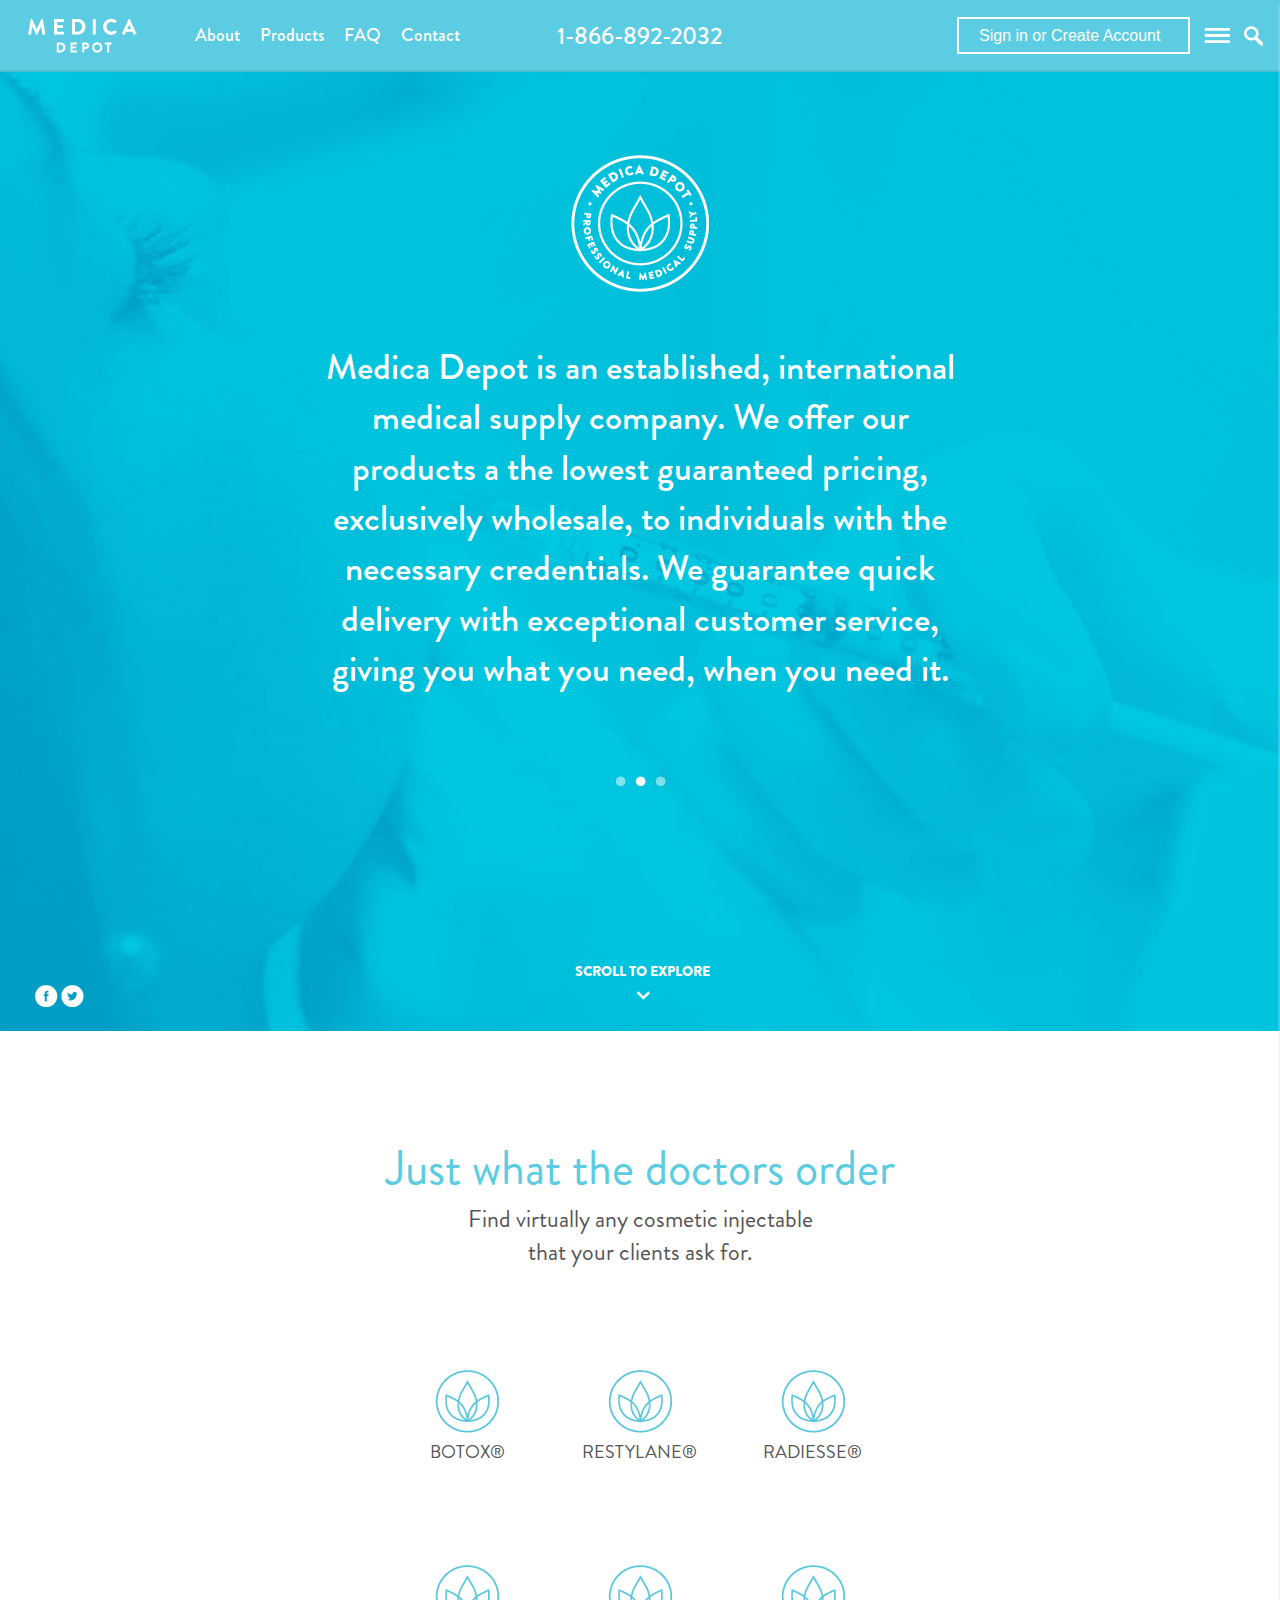
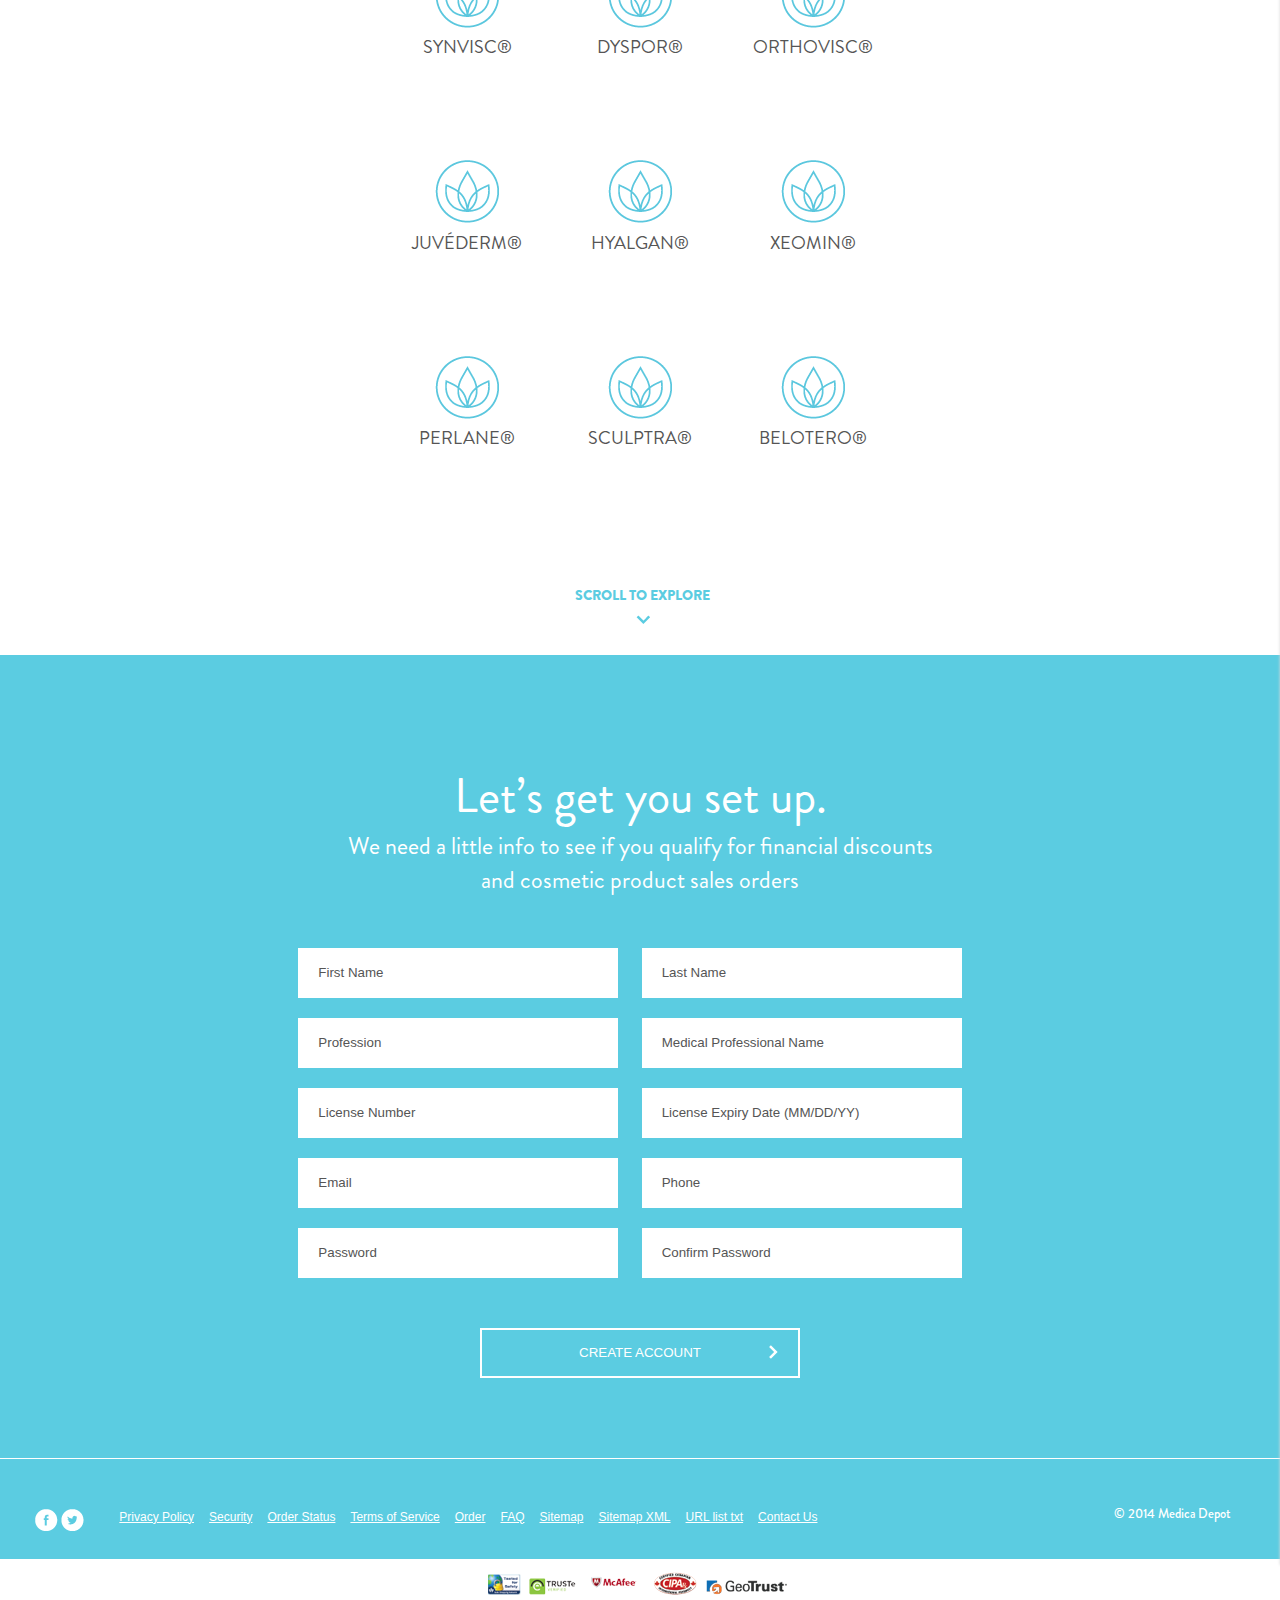
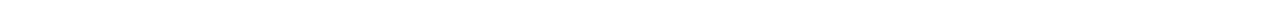
<file: index.html>
<!doctype html>
<html>
<head>
	<meta charset="utf-8">
	<title>Template</title>
	<meta name="viewport" content="initial-scale=1"/>
	<link rel="stylesheet" media="screen" href="css/screen.css" >
	<!--[if IE]><script src="js/html5shiv.js"></script><![endif]-->
</head>
<body>

<!-- BEGIN  out-->
<div class="out">
	<header>
		<div class="header__left">
			<div class="header__logo">
				<a href="#"><img src="img/logo.png" alt="Medica"></a>		
			</div>
			<nav class="header__menu">
				<ul>
					<li><a href="#">About</a></li>
					<li><a href="#">Products</a></li>
					<li><a href="#">FAQ</a></li>
					<li><a href="#">Contact</a></li>
				</ul>
			</nav>
		</div>
		<div class="header__phone">1-866-892-2032</div>
		<div class="header__right">
			<div class="header__auth">
				<button type="button">Sign in or Create Account</button>
				<i class="auth__menu"></i>
				<i class="header__auth search"></i>
			</div>
		</div>
	</header>
	<div class="header__sidebar">
		<div class="header__toggle">
			<i class="mactive"></i>
			<i class="close"></i>
		</div>
					<ul>
						<li><a href="#">About Us</a></li>
						<li><a href="#">Search Products</a></li>
						<li><a href="#">Products</a></li>
						<li><a href="#">FAQ</a></li>
						<li><a href="#">Contact Us</a></li>
						<li><a href="#">My Account</a></li>
					</ul>
					<p>1-866-892-2032<br><a href="mailto:info@medicadepot.com">info@medicadepot.com</a></p>
	</div>	
	<!--FIRST SECTION-->
	<section class="home">		
			<div class="home__text">
				<img src="img/home_i.png" alt="Medica">
				<p>Medica Depot is an established, international medical supply company. We offer our products a the lowest guaranteed pricing, exclusively wholesale, to individuals with the necessary credentials. We guarantee quick delivery with exceptional customer service, giving you what you need, when you need it.</p>
				<div class="home__pagination">
					<a class="control" rel="0"></a>
					<a class="control active" rel="1"></a>
					<a class="control" rel="2"></a>
				</div>
			</div>
			
			<div class="home__social">
				<a href="https://www.facebook.com/"><img src="img/fb.png" alt="facebook"></a>
				<a href="https://twitter.com/" ><img src="img/twitter.png" alt="twitter"></a>
			</div>
			<div class="home__scroll">
				<a href="#">Scroll to explore</a>
			</div>		
	</section>
	<!--SECOND SECTION-->
	<section class="brands">		
			<div class="brands__text">
				<p class="title">Just what the doctors order</p>
				<p>Find virtually any cosmetic injectable<br> that your clients ask for.</p>
			<div class="brands__table">
					<div class="bl">
						<a href="#"><img src="img/brand_i.png" alt="Botox">
						<span>Botox®</span></a>
					</div>
					<div class="bl">
						<a href="#"><img src="img/brand_i.png" alt="Botox">
						<span>Restylane®</span></a>
					</div>
					<div class="bl">
						<a href="#"><img src="img/brand_i.png" alt="Botox">
						<span>Radiesse®</span></a>
					</div>
					<div class="bl">
						<a href="#"><img src="img/brand_i.png" alt="Botox">
						<span>Synvisc®</span></a>
					</div>
					<div class="bl">
						<a href="#"><img src="img/brand_i.png" alt="Botox">
						<span>Dyspor®</span></a>
					</div>
					<div class="bl">
						<a href="#"><img src="img/brand_i.png" alt="Botox">
						<span>Orthovisc®</span></a>
					</div>
					<div class="bl">
						<a href="#"><img src="img/brand_i.png" alt="Botox">
						<span>JUVÉDERM®</span></a>
					</div>
					<div class="bl">
						<a href="#"><img src="img/brand_i.png" alt="Botox">
						<span>Hyalgan®</span></a>
					</div>
					<div class="bl">
						<a href="#"><img src="img/brand_i.png" alt="Botox">
						<span>Xeomin®</span></a>
					</div>
					<div class="bl">
						<a href="#"><img src="img/brand_i.png" alt="Botox">
						<span>Perlane®</span></a>
					</div>
					<div class="bl">
						<a href="#"><img src="img/brand_i.png" alt="Botox">
						<span>Sculptra®</span></a>
					</div>
					<div class="bl">
						<a href="#"><img src="img/brand_i.png" alt="Botox">
						<span>Belotero®</span></a>
					</div>				
			</div>				
			</div>	
			<div class="brands__scroll">
				<a href="#">Scroll to explore</a>
			</div>			
	</section>
	<!--THIRD SECTION-->
	<section class="account">		
			<div class="account__text">
				<p class="title">Let’s get you set up.</p>
				<p>We need a little info to see if you qualify for financial discounts <br> and cosmetic product sales orders</p>			
			</div>	
			<div class="account__fieldset">
				<form>	
					<div class="row">
						<input type="text" placeholder="First Name">
						<input type="text" placeholder="Last Name">
					</div>
					<div class="row">	
						<input type="text" placeholder="Profession">
						<input type="text" placeholder="Medical Professional Name">
					</div>
					<div class="row">	
						<input type="text" placeholder="License Number">
						<input type="text" placeholder="License Expiry Date (MM/DD/YY)">
					</div>
					<div class="row">	
						<input type="text" placeholder="Email">
						<input type="text" placeholder="Phone">
					</div>
					<div class="row">	
						<input type="password" placeholder="Password">
						<input type="password" placeholder="Confirm Password">
					</div>
					<button type="submit" class="account__create">
						Create Account
					</button>
				</form>	
			</div>			
	</section>
<!--FOOTER-->	
	<footer>
			<div class="footer__common">
				<div class="footer__social">
					<a href="https://www.facebook.com/"><img src="img/fb.png" alt="facebook"></a>
					<a href="https://twitter.com/" ><img src="img/twitter.png" alt="twitter"></a>
				</div>
				<nav class="footer__menu">
					<ul>
						<li><a href="#">Privacy Policy</a></li>
						<li><a href="#">Security</a></li>
						<li><a href="#">Order Status</a></li>
						<li><a href="#">Terms of Service</a></li>
						<li><a href="#">Order</a></li>
						<li><a href="#">FAQ</a></li>
						<li><a href="#">Sitemap</a></li>
						<li><a href="#">Sitemap XML</a></li>
						<li><a href="#">URL list txt</a></li>
						<li><a href="#">Contact Us</a></li>
					</ul>
				</nav>
				<div class="footer__copyright">© 2014 Medica Depot</div>
			</div>
		<div class="footer__badges">
			<a href="#"><img src="img/badge1.png" alt="Security Badge"></a>
			<a href="#"><img src="img/badge2.png" alt="Security Badge"></a>
			<a href="#"><img src="img/badge3.png" alt="Security Badge"></a>
			<a href="#"><img src="img/badge4.png" alt="Security Badge"></a>
			<a href="#"><img src="img/badge5.png" alt="Security Badge"></a>
		</div>
	</footer>
</div>
<!-- END out-->

<script src="js/lib/head.js" data-headjs-load="js/init.js"></script>
</body>
</html>
</file>
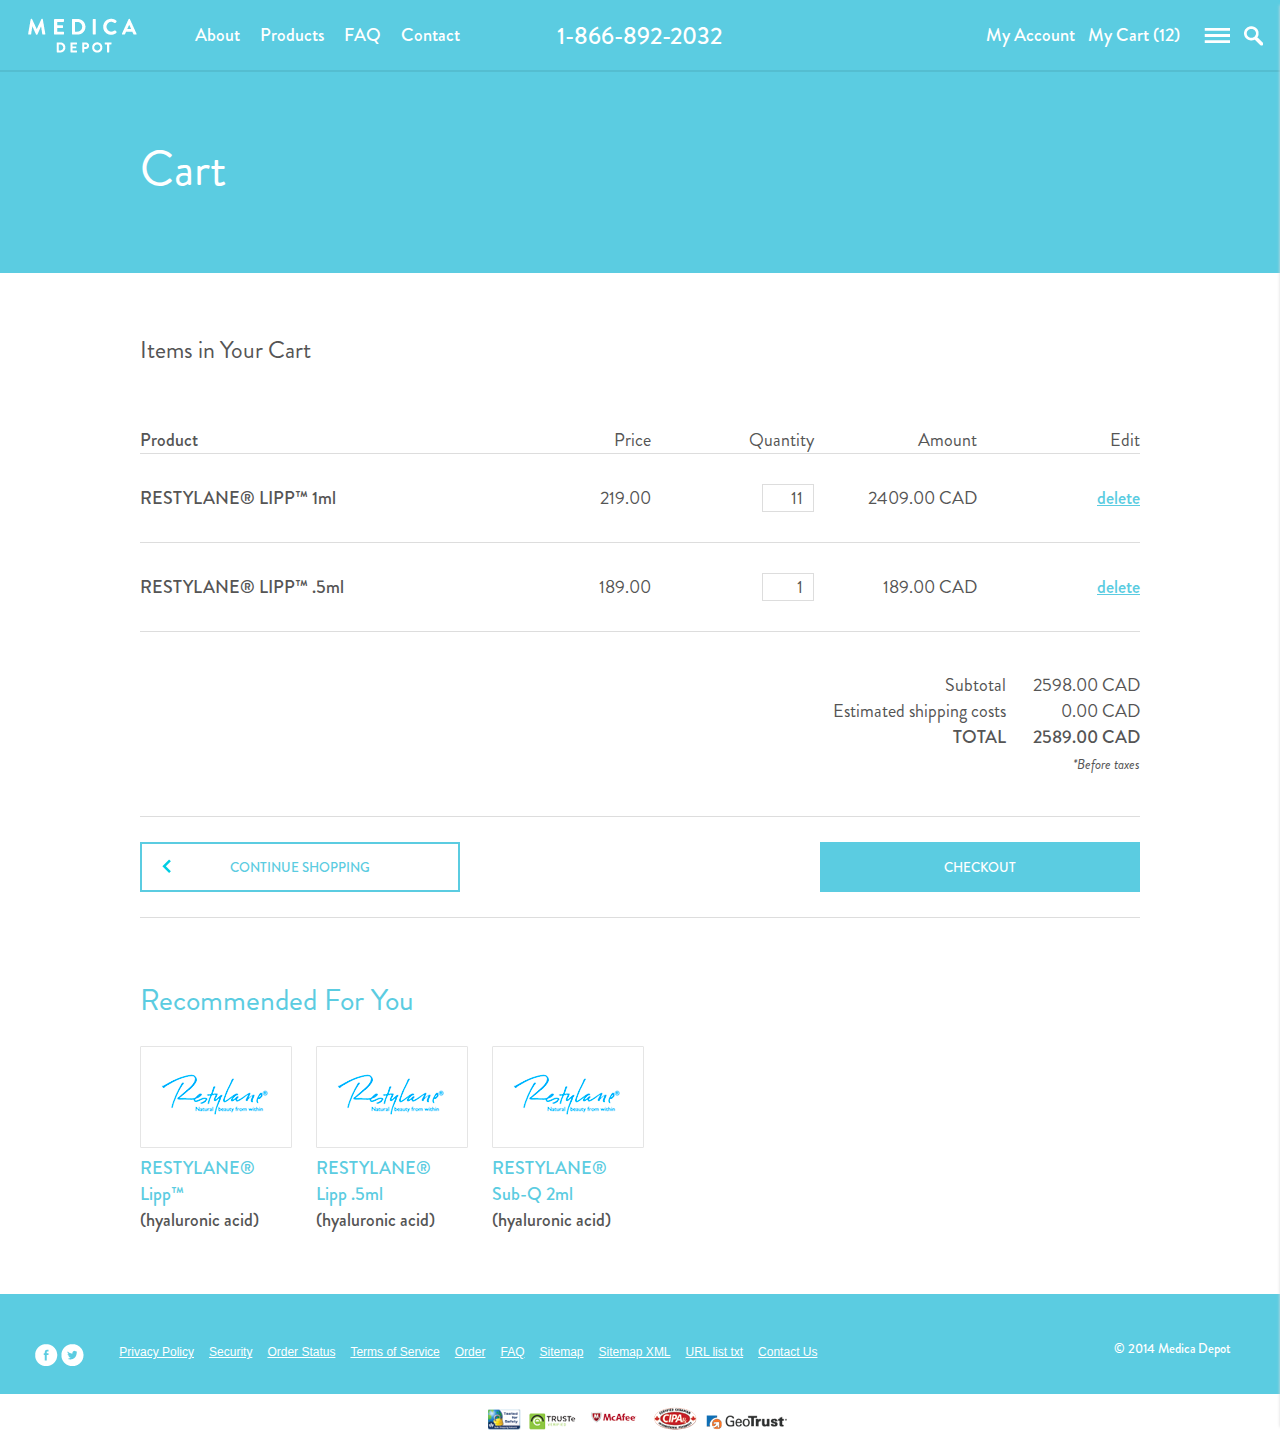
<file: cart.html>
<!doctype html>
<html>
<head>
	<meta charset="utf-8">
	<title>Template</title>
	<meta name="viewport" content="initial-scale=1"/>
	<link rel="stylesheet" media="screen" href="css/screen.css" >
	<!--[if IE]><script src="js/html5shiv.js"></script><![endif]-->
</head>
<body>

<!-- BEGIN  out-->
<div class="out">
	<header>
		<div class="header__left">
			<div class="header__logo">
				<a href="#"><img src="img/logo.png" alt="Medica"></a>		
			</div>
			<nav class="header__menu">
				<ul>
					<li><a href="#">About</a></li>
					<li><a href="#">Products</a></li>
					<li><a href="#">FAQ</a></li>
					<li><a href="#">Contact</a></li>
				</ul>
			</nav>
		</div>
		<div class="header__phone">1-866-892-2032</div>
		<div class="header__right">
			<div class="header__auth">
				<a href="#">My Account</a>
				<a href="#">My Cart (12)</a>
				<i class="auth__menu"></i>
				<i class="header__auth search"></i>
			</div>
		</div>
	</header>
	<div class="header__sidebar">
		<div class="header__toggle">
			<i class="mactive"></i>
			<i class="close"></i>
		</div>
					<ul>
						<li><a href="#">About Us</a></li>
						<li><a href="#">Search Products</a></li>
						<li><a href="#">Products</a></li>
						<li><a href="#">FAQ</a></li>
						<li><a href="#">Contact Us</a></li>
						<li><a href="#">My Account</a></li>
					</ul>
					<p>1-866-892-2032<br><a href="mailto:info@medicadepot.com">info@medicadepot.com</a></p>
	</div>	
	<!--FIRST SECTION-->
	<section class="checkout">		
			<div class="checkout__text">
				<p class="title">Cart</p>
			</div>		
	</section>
	<!--SECOND SECTION-->
	<section class="existing">	
		<div class="existing__billing cart">	
			<p class="title">Items in Your Cart</p>
			<table class="existing__product cart">
				<tr class="existing__first">
					<td class="product__name">Product</td>
					<td>Price</td>
					<td>Quantity</td>
					<td>Amount</td>
					<td>Edit</td>
				</tr>
				<tr>
					<td class="product__name">RESTYLANE® LIPP™ 1ml</td>
					<td>219.00</td>
					<td><span class="frame">11</span></td>
					<td>2409.00 CAD</td>
					<td><a href="#">delete</a></td>
				</tr>
				<tr>
					<td class="product__name">RESTYLANE® LIPP™ .5ml</td>
					<td>189.00</td>
					<td><span class="frame">1</span></td>
					<td>189.00 CAD</td>
					<td><a href="#">delete</a></td>
				</tr>
			</table>
			<div class="existing__total">
				<table>
					<tr>
						<td>Subtotal</td>
						<td>2598.00 CAD</td>
					</tr>
					<tr>
						<td>Estimated shipping costs</td>
						<td>0.00 CAD</td>
					</tr>
					<tr>
						<td class="medium">TOTAL</td>
						<td class="medium">2589.00 CAD</td>
					</tr>
					<tr>
						<td>&nbsp;</td>
						<td class="italic">*Before taxes</td>
					</tr>
				</table>
			</div>	
			<div class="existing__buttons">
				<button class="back">
					<i></i>
					<a href="#">Continue Shopping</a>
				</button>
				<button type="submit" class="complete"><a href="#">Checkout</a></button>
			</div>
		<div class="related">
			<p>Recommended For You</p>
			<div class="recommended">
				<a href="#">
					<img src="img/restylane.png" alt="Restylane">
					<span>RESTYLANE®</span>
					<span>Lipp™</span>
					<span class="acid">(hyaluronic acid)</span>
				</a>
			</div>
			<div class="recommended">
				<a href="#">
					<img src="img/restylane.png" alt="Restylane">
					<span>RESTYLANE®</span>
					<span>Lipp .5ml</span>
					<span class="acid">(hyaluronic acid)</span>
				</a>
			</div>
			<div class="recommended">
				<a href="#">
					<img src="img/restylane.png" alt="Restylane">
					<span>RESTYLANE®</span>
					<span>Sub-Q 2ml</span>
					<span class="acid">(hyaluronic acid)</span>
				</a>
			</div>
		</div>
	</section> 

	
<!--FOOTER-->	
	<footer>
			<div class="footer__common">
				<div class="footer__social">
					<a href="https://www.facebook.com/"><img src="img/fb.png" alt="facebook"></a>
					<a href="https://twitter.com/" ><img src="img/twitter.png" alt="twitter"></a>
				</div>
				<nav class="footer__menu">
					<ul>
						<li><a href="#">Privacy Policy</a></li>
						<li><a href="#">Security</a></li>
						<li><a href="#">Order Status</a></li>
						<li><a href="#">Terms of Service</a></li>
						<li><a href="#">Order</a></li>
						<li><a href="#">FAQ</a></li>
						<li><a href="#">Sitemap</a></li>
						<li><a href="#">Sitemap XML</a></li>
						<li><a href="#">URL list txt</a></li>
						<li><a href="#">Contact Us</a></li>
					</ul>
				</nav>
				<div class="footer__copyright">© 2014 Medica Depot</div>
			</div>
		<div class="footer__badges">
			<a href="#"><img src="img/badge1.png" alt="Security Badge"></a>
			<a href="#"><img src="img/badge2.png" alt="Security Badge"></a>
			<a href="#"><img src="img/badge3.png" alt="Security Badge"></a>
			<a href="#"><img src="img/badge4.png" alt="Security Badge"></a>
			<a href="#"><img src="img/badge5.png" alt="Security Badge"></a>
		</div>
	</footer>
</div>
<!-- END out-->

<script src="js/lib/head.js" data-headjs-load="js/init.js"></script>
</body>
</html>
</file>
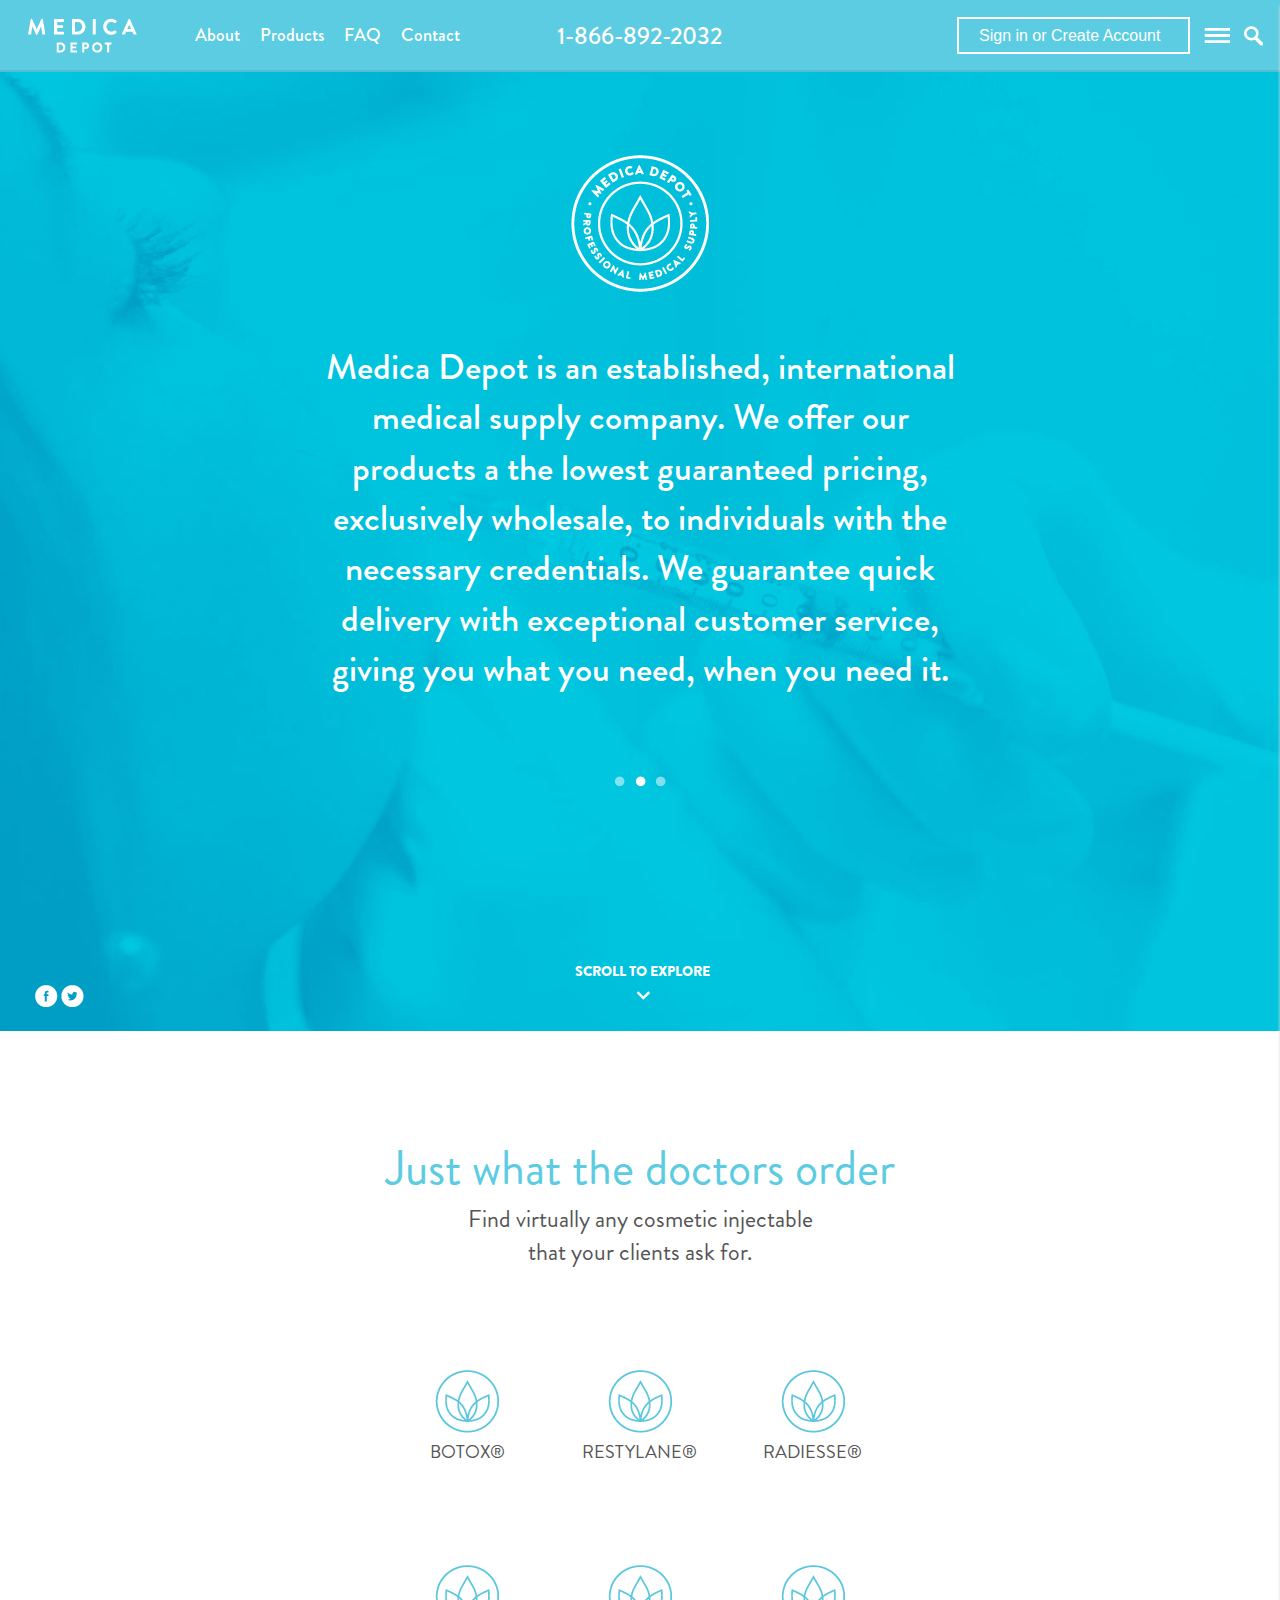
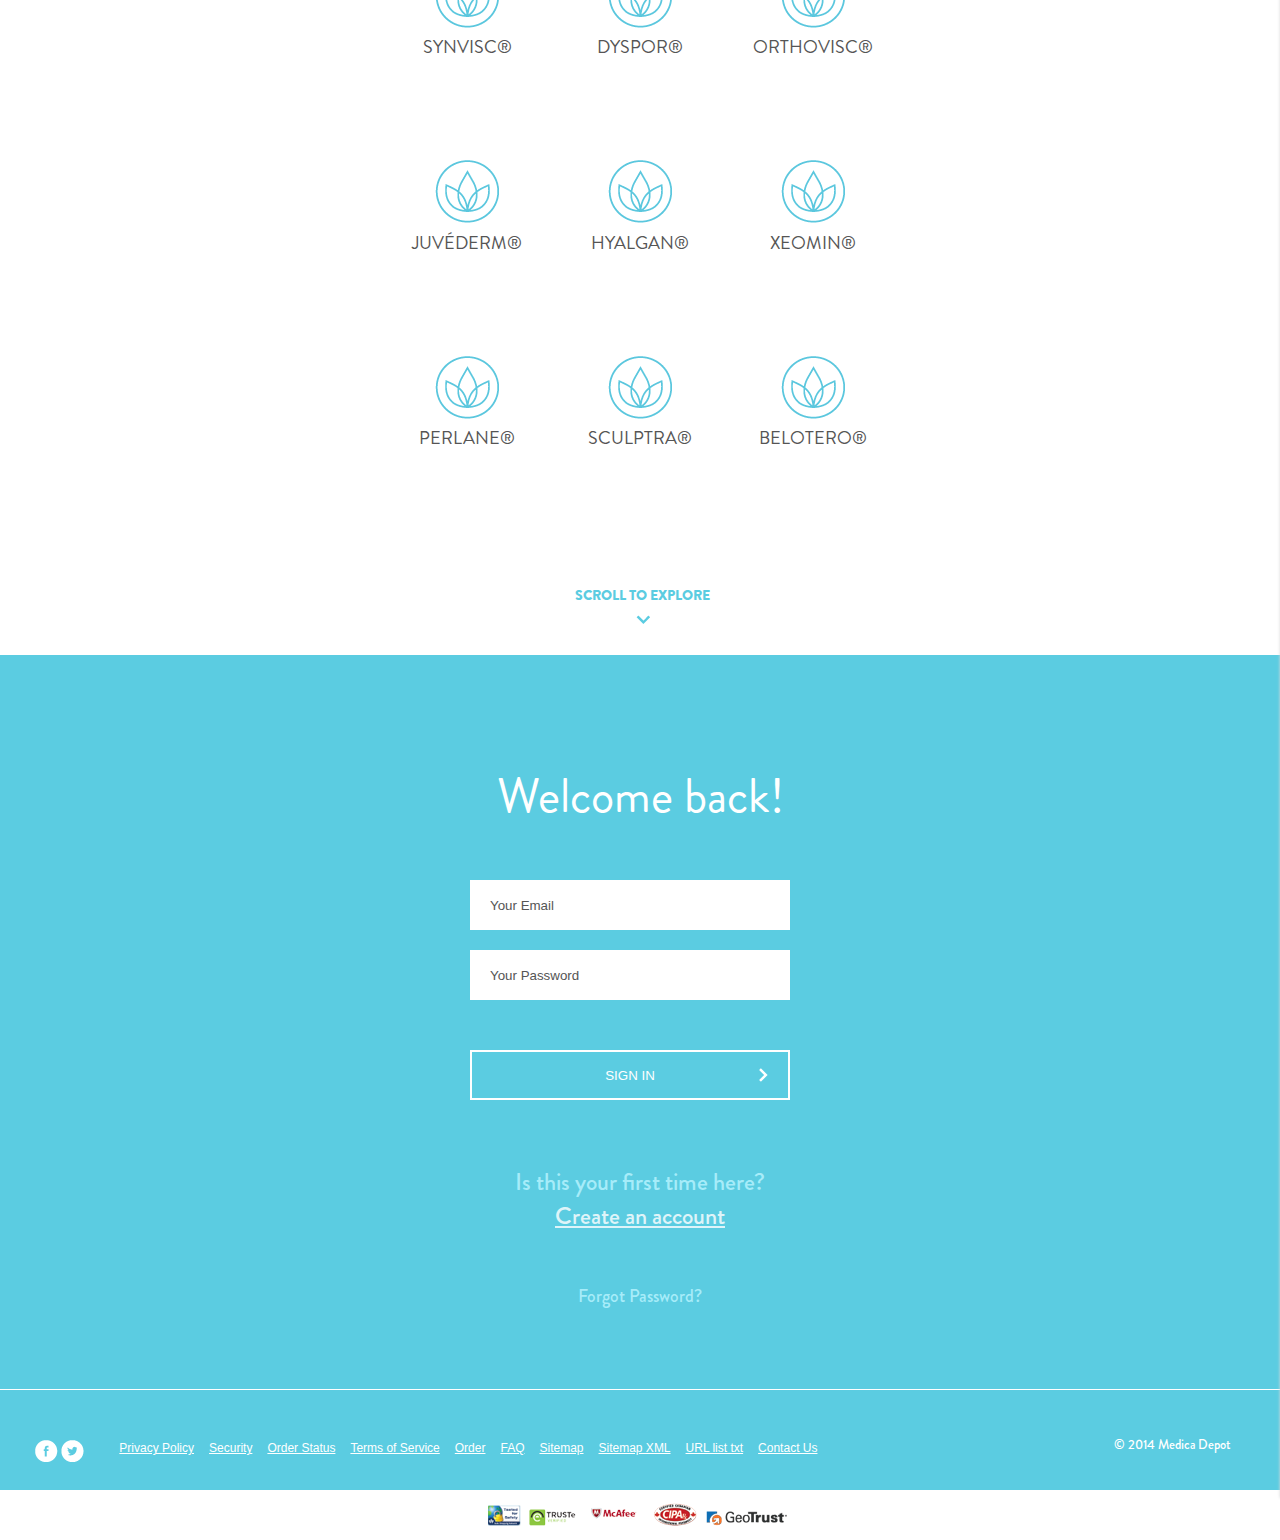
<file: create_account.html>
<!doctype html>
<html>
<head>
	<meta charset="utf-8">
	<title>Template</title>
	<meta name="viewport" content="initial-scale=1"/>
	<link rel="stylesheet" media="screen" href="css/screen.css" >
	<!--[if IE]><script src="js/html5shiv.js"></script><![endif]-->
</head>
<body>

<!-- BEGIN  out-->
<div class="out">
	<header>
		<div class="header__left">
			<div class="header__logo">
				<a href="#"><img src="img/logo.png" alt="Medica"></a>		
			</div>
			<nav class="header__menu">
				<ul>
					<li><a href="#">About</a></li>
					<li><a href="#">Products</a></li>
					<li><a href="#">FAQ</a></li>
					<li><a href="#">Contact</a></li>
				</ul>
			</nav>
		</div>
		<div class="header__phone">1-866-892-2032</div>
		<div class="header__right">
			<div class="header__auth">
				<button type="button">Sign in or Create Account</button>
				<i class="auth__menu"></i>
				<i class="header__auth search"></i>
			</div>
		</div>
	</header>
	<div class="header__sidebar">
		<div class="header__toggle">
			<i class="mactive"></i>
			<i class="close"></i>
		</div>
					<ul>
						<li><a href="#">About Us</a></li>
						<li><a href="#">Search Products</a></li>
						<li><a href="#">Products</a></li>
						<li><a href="#">FAQ</a></li>
						<li><a href="#">Contact Us</a></li>
						<li><a href="#">My Account</a></li>
					</ul>
					<p>1-866-892-2032<br><a href="mailto:info@medicadepot.com">info@medicadepot.com</a></p>
	</div>	
	<!--FIRST SECTION-->
	<section class="home">		
			<div class="home__text">
				<img src="img/home_i.png" alt="Medica">
				<p>Medica Depot is an established, international medical supply company. We offer our products a the lowest guaranteed pricing, exclusively wholesale, to individuals with the necessary credentials. We guarantee quick delivery with exceptional customer service, giving you what you need, when you need it.</p>
			</div>
			<div class="home__pagination">
				<a class="control" rel="0"></a>
				<a class="control active" rel="1"></a>
				<a class="control" rel="2"></a>
			</div>
			<div class="home__social">
				<a href="https://www.facebook.com/"><img src="img/fb.png" alt="facebook"></a>
				<a href="https://twitter.com/" ><img src="img/twitter.png" alt="twitter"></a>
			</div>
			<div class="home__scroll">
				<a href="#">Scroll to explore</a>
			</div>		
	</section>
	<!--SECOND SECTION-->
	<section class="brands">		
			<div class="brands__text">
				<p class="title">Just what the doctors order</p>
				<p>Find virtually any cosmetic injectable<br> that your clients ask for.</p>
			<div class="brands__table">
					<div class="bl">
						<a href="#"><img src="img/brand_i.png" alt="Botox">
						<span>Botox®</span></a>
					</div>
					<div class="bl">
						<a href="#"><img src="img/brand_i.png" alt="Botox">
						<span>Restylane®</span></a>
					</div>
					<div class="bl">
						<a href="#"><img src="img/brand_i.png" alt="Botox">
						<span>Radiesse®</span></a>
					</div>
					<div class="bl">
						<a href="#"><img src="img/brand_i.png" alt="Botox">
						<span>Synvisc®</span></a>
					</div>
					<div class="bl">
						<a href="#"><img src="img/brand_i.png" alt="Botox">
						<span>Dyspor®</span></a>
					</div>
					<div class="bl">
						<a href="#"><img src="img/brand_i.png" alt="Botox">
						<span>Orthovisc®</span></a>
					</div>
					<div class="bl">
						<a href="#"><img src="img/brand_i.png" alt="Botox">
						<span>JUVÉDERM®</span></a>
					</div>
					<div class="bl">
						<a href="#"><img src="img/brand_i.png" alt="Botox">
						<span>Hyalgan®</span></a>
					</div>
					<div class="bl">
						<a href="#"><img src="img/brand_i.png" alt="Botox">
						<span>Xeomin®</span></a>
					</div>
					<div class="bl">
						<a href="#"><img src="img/brand_i.png" alt="Botox">
						<span>Perlane®</span></a>
					</div>
					<div class="bl">
						<a href="#"><img src="img/brand_i.png" alt="Botox">
						<span>Sculptra®</span></a>
					</div>
					<div class="bl">
						<a href="#"><img src="img/brand_i.png" alt="Botox">
						<span>Belotero®</span></a>
					</div>				
			</div>				
			</div>	
			<div class="brands__scroll">
				<a href="#">Scroll to explore</a>
			</div>			
	</section>
	<!--THIRD SECTION-->
	<section class="account welcome">		
			<div class="account__text">
				<p class="title">Welcome back!</p>			
			</div>	
			<div class="account__fieldset">
				<form>
					<div class="row">
						<input type="text" placeholder="Your Email">
					</div>
					<div class="row">	
						<input type="password" placeholder="Your Password">
					</div>
					<div class="row">	
						<button type="submit" class="account__create">Sign In</button>
					</div>
				</form>	
				<div class="welcome__text">
					<span>Is this your first time here?</span><br>
					<a href="#">Create an account</a>
					<p class="ps">Forgot Password?</p>
				</div>
			</div>			
	</section>
<!--FOOTER-->	
	<footer>
			<div class="footer__common">
				<div class="footer__social">
					<a href="https://www.facebook.com/"><img src="img/fb.png" alt="facebook"></a>
					<a href="https://twitter.com/" ><img src="img/twitter.png" alt="twitter"></a>
				</div>
				<nav class="footer__menu">
					<ul>
						<li><a href="#">Privacy Policy</a></li>
						<li><a href="#">Security</a></li>
						<li><a href="#">Order Status</a></li>
						<li><a href="#">Terms of Service</a></li>
						<li><a href="#">Order</a></li>
						<li><a href="#">FAQ</a></li>
						<li><a href="#">Sitemap</a></li>
						<li><a href="#">Sitemap XML</a></li>
						<li><a href="#">URL list txt</a></li>
						<li><a href="#">Contact Us</a></li>
					</ul>
				</nav>
				<div class="footer__copyright">© 2014 Medica Depot</div>
			</div>
		<div class="footer__badges">
			<a href="#"><img src="img/badge1.png" alt="Security Badge"></a>
			<a href="#"><img src="img/badge2.png" alt="Security Badge"></a>
			<a href="#"><img src="img/badge3.png" alt="Security Badge"></a>
			<a href="#"><img src="img/badge4.png" alt="Security Badge"></a>
			<a href="#"><img src="img/badge5.png" alt="Security Badge"></a>
		</div>
	</footer>
</div>
<!-- END out-->

<script src="js/lib/head.js" data-headjs-load="js/init.js"></script>
</body>
</html>
</file>
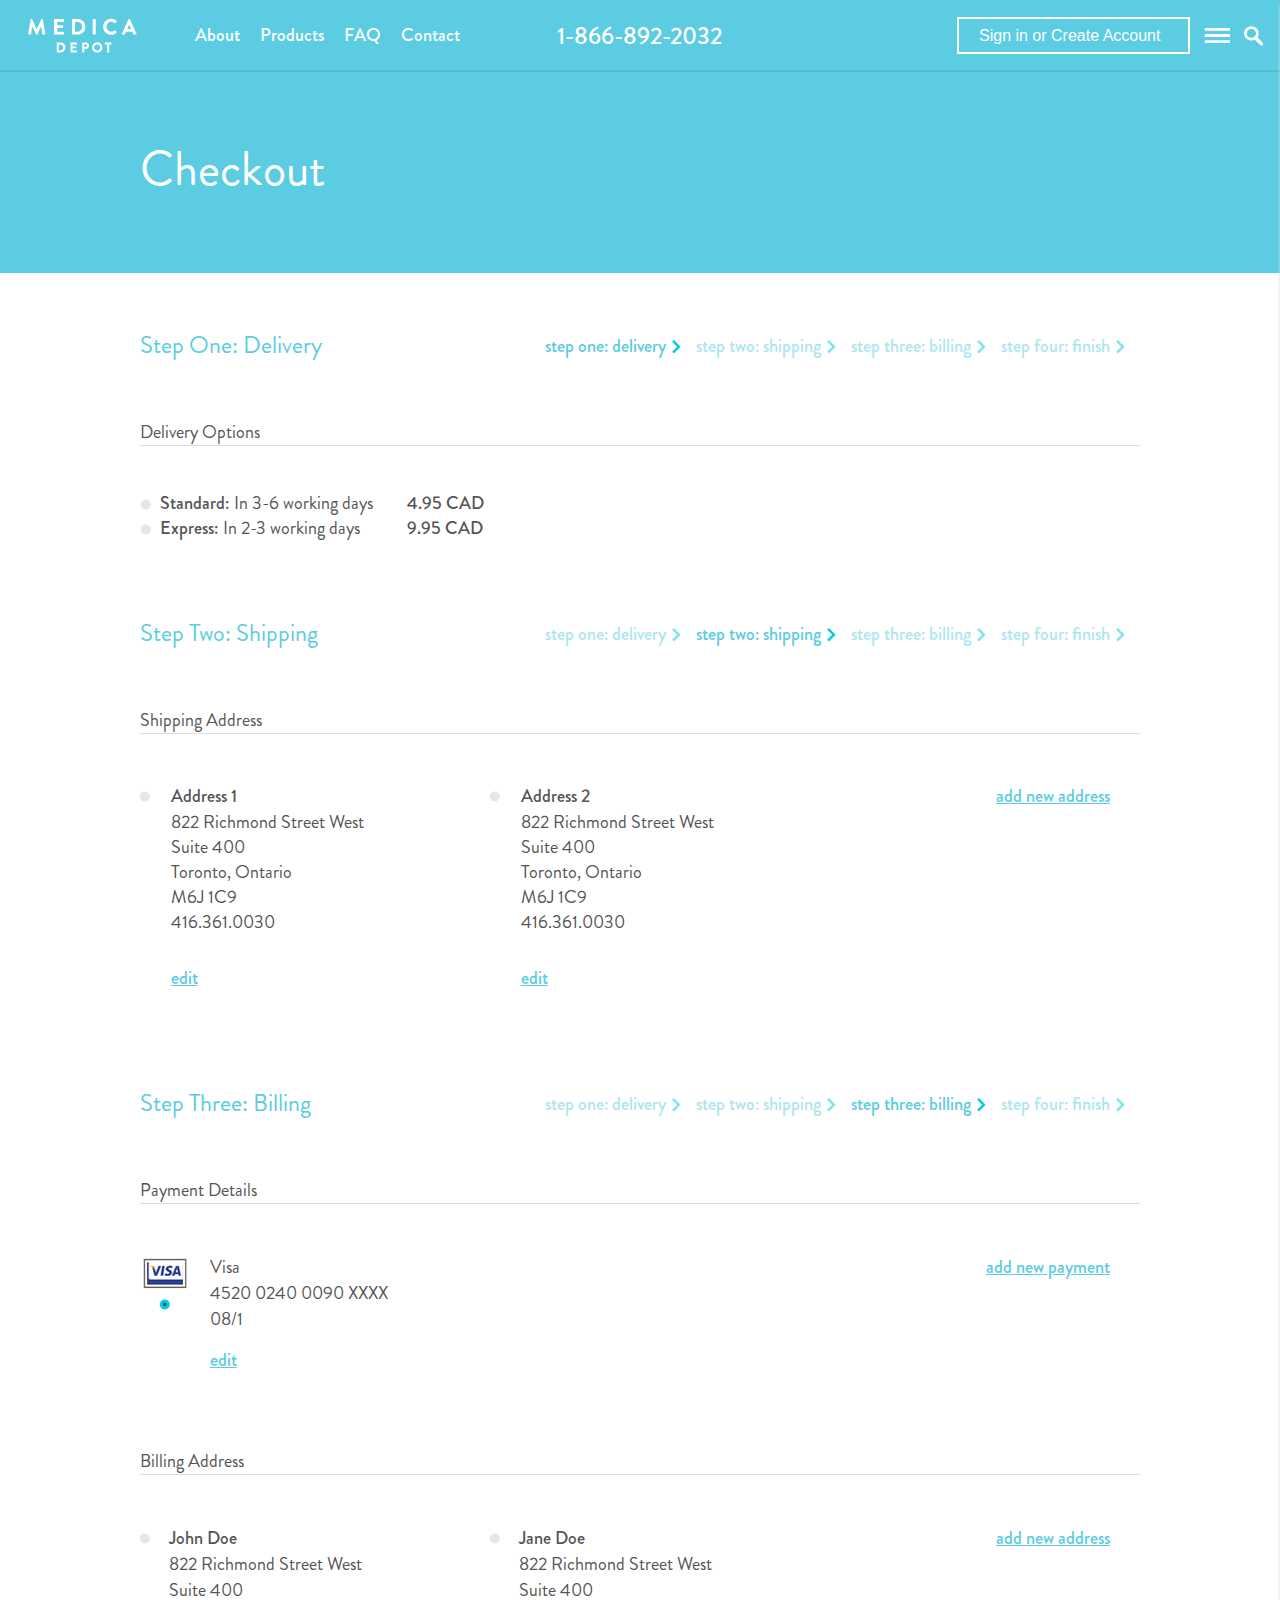
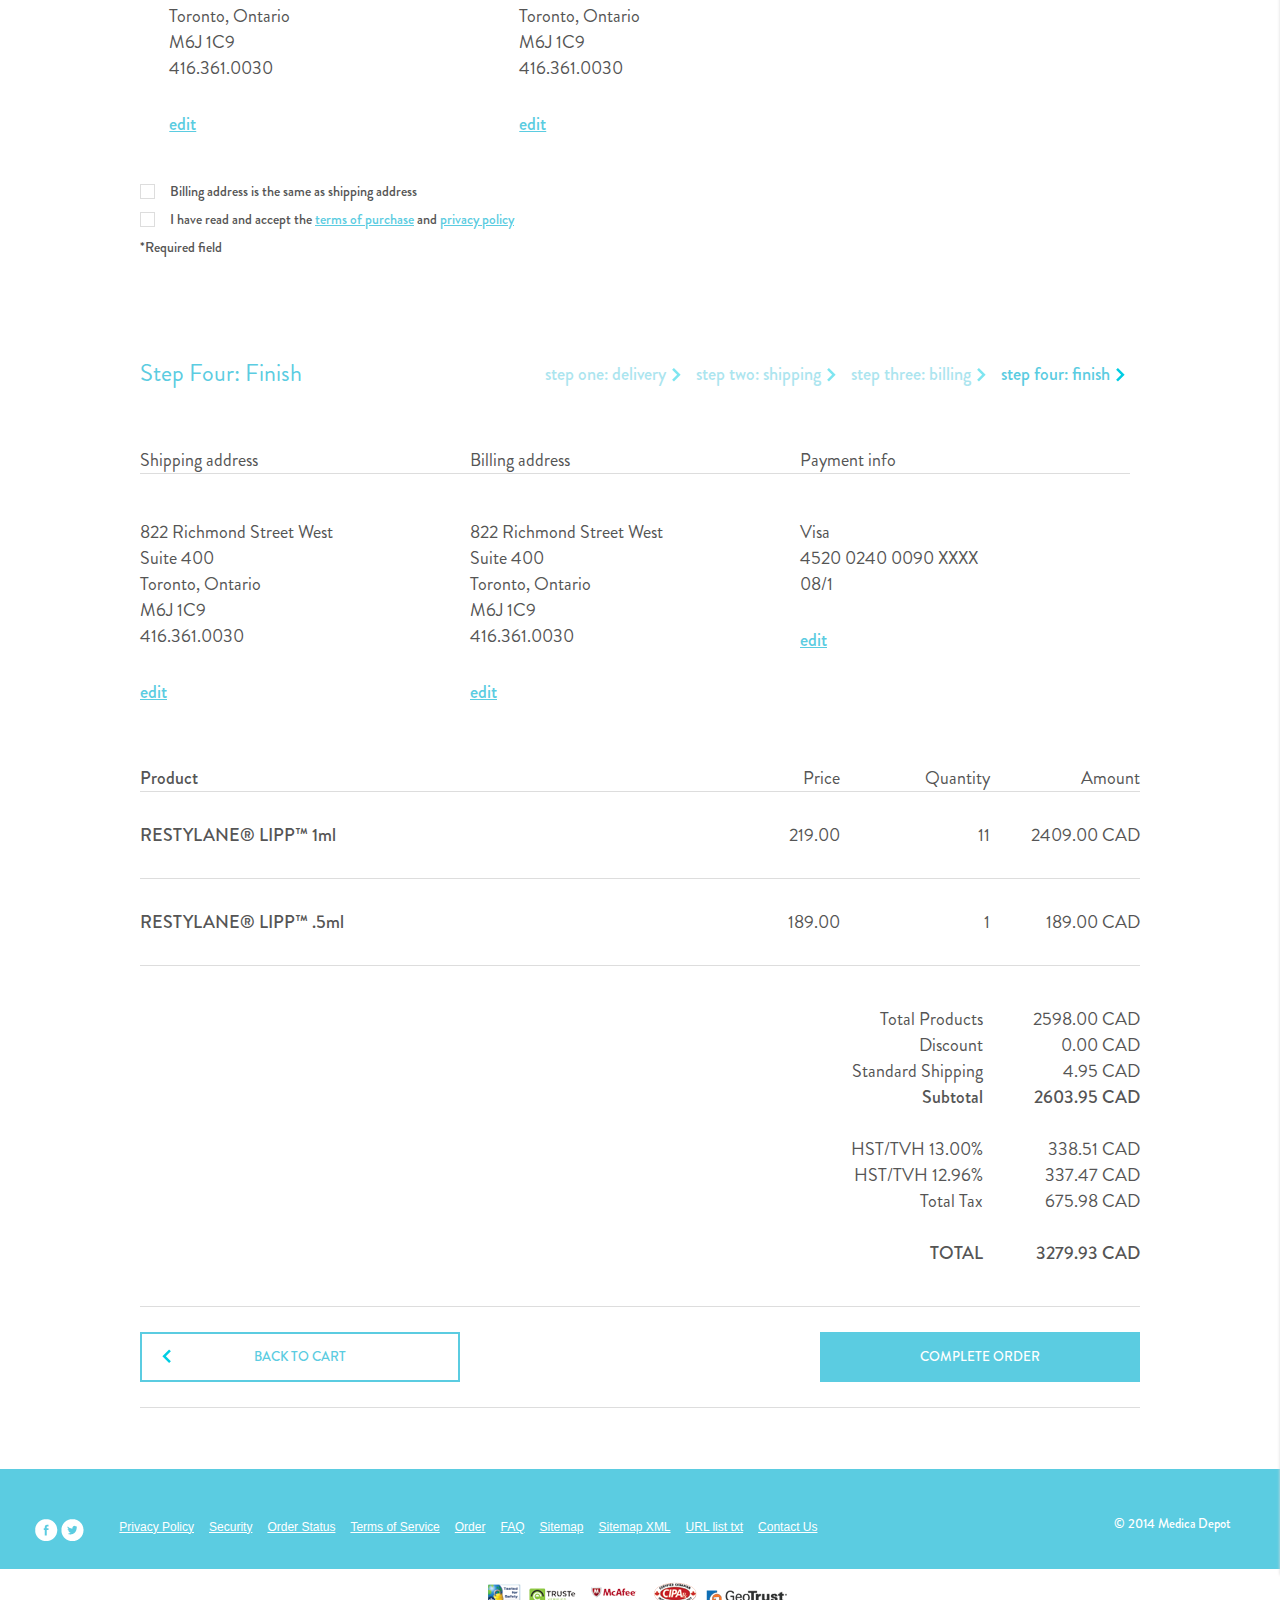
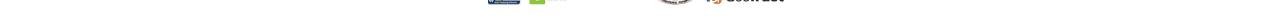
<file: existing_customer.html>
<!doctype html>
<html>
<head>
	<meta charset="utf-8">
	<title>Template</title>
	<meta name="viewport" content="initial-scale=1"/>
	<link rel="stylesheet" media="screen" href="css/screen.css" >
	<!--[if IE]><script src="js/html5shiv.js"></script><![endif]-->
</head>
<body>

<!-- BEGIN  out-->
<div class="out">
	<header>
		<div class="header__left">
			<div class="header__logo">
				<a href="#"><img src="img/logo.png" alt="Medica"></a>		
			</div>
			<nav class="header__menu">
				<ul>
					<li><a href="#">About</a></li>
					<li><a href="#">Products</a></li>
					<li><a href="#">FAQ</a></li>
					<li><a href="#">Contact</a></li>
				</ul>
			</nav>
		</div>
		<div class="header__phone">1-866-892-2032</div>
		<div class="header__right">
			<div class="header__auth">
				<button type="button">Sign in or Create Account</button>
				<i class="auth__menu"></i>
				<i class="header__auth search"></i>
			</div>
		</div>
	</header>
	<div class="header__sidebar">
		<div class="header__toggle">
			<i class="mactive"></i>
			<i class="close"></i>
		</div>
					<ul>
						<li><a href="#">About Us</a></li>
						<li><a href="#">Search Products</a></li>
						<li><a href="#">Products</a></li>
						<li><a href="#">FAQ</a></li>
						<li><a href="#">Contact Us</a></li>
						<li><a href="#">My Account</a></li>
					</ul>
					<p>1-866-892-2032<br><a href="mailto:info@medicadepot.com">info@medicadepot.com</a></p>
	</div>	
	<!--FIRST SECTION-->
	<section class="checkout">		
			<div class="checkout__text">
				<p class="title">Checkout</p>
			</div>		
	</section>
	<!--SECOND SECTION-->
	<section class="existing">
	<!--STEP 1-->		
		<div class="steps">	
				<p class="steps__name">Step One: Delivery</p>
				<ul class="steps__order">
				<li class="active">step one: delivery</li>
				<li> step two: shipping</li>
				<li> step three: billing</li>
				<li> step four: finish</li>
		</div>	
		<p class="existing__options">Delivery Options</p>
		<div class="existing__choose">
			<table>
				<tr>
					<td>
						<label class="radio">
							<input type="radio" name="choice" value="Standard">
							<span class="radio__title another">Standard:</span>
							<span class="info"> In 3-6 working days</span>
						</label>
					</td>
					<td>
						<span class="another"> 4.95 CAD</span>
					</td>
				</tr>
				<tr>
					<td>
						<label class="radio">
							<input type="radio" name="choice" value="Express">
							<span class="radio__title another">Express:</span>
							<span class="info"> In 2-3 working days</span>
						</label>
					</td>
					<td>
					<span class="another"> 9.95 CAD</span>
					</td>
				</tr>
			</table>
		</div>
		<!--STEP 2-->
		<div class="steps">	
				<p class="steps__name">Step Two: Shipping</p>
				<ul class="steps__order">
				<li>step one: delivery</li>
				<li class="active"> step two: shipping</li>
				<li> step three: billing</li>
				<li> step four: finish</li>
		</div>	
		<p class="existing__options">Shipping Address</p>
		<div class="existing__shipping">
			<div class="existing__address"><a href="#">add new address</a></div>	
			<table>
				<tr>
					<td>
						<label class="radio">
							<input type="radio" name="address" value="Address1">
							<span class="radio__title"></span>
						</label>	
					</td>
					<td>
						<ul>
							<li><span class="address__name">Address 1</span></li>
							<li>822 Richmond Street West</li>
							<li>Suite 400</li>
							<li>Toronto, Ontario</li>
							<li>M6J 1C9</li>
							<li>416.361.0030</li>
						</ul>
					</td>	
					<td>
						<label class="radio">
							<input type="radio" name="address" value="Address2">
							<span class="radio__title"></span>
						</label>	
					</td>
					<td>
						<ul>
							<li><span class="address__name">Address 2</span></li>
							<li>822 Richmond Street West</li>
							<li>Suite 400</li>
							<li>Toronto, Ontario</li>
							<li>M6J 1C9</li>
							<li>416.361.0030</li>
						</ul>
					</td>	
				</tr>
				<tr>
					<td>&nbsp;</td>
					<td>
						<a href="#">edit</a>
					</td>
					<td>&nbsp;</td>
					<td>
						<a href="#">edit</a>
					</td>
				</tr>
			</table>
		</div>
		<!--STEP 3-->
		<div class="steps">	
				<p class="steps__name">Step Three: Billing</p>
				<ul class="steps__order">
				<li>step one: delivery</li>
				<li> step two: shipping</li>
				<li class="active"> step three: billing</li>
				<li> step four: finish</li>
		</div>	
		<p class="existing__options">Payment Details</p>
		<div class="existing__billing">
			<div class="existing__address"><a href="#">add new payment</a></div>
			<table class="card">
				<tr>
					<td>
						<label class="radio">					
							<img src="img/visa.png" alt="Visa">
							<input type="radio" name="visa" value="Visa" checked>	
							<span class="radio__title"></span>
						</label>
					</td>
					<td>
						Visa<br> 4520 0240 0090 XXXX <br>08/1
					</td>
				</tr>
				<tr>
					<td>&nbsp;</td>
					<td><a href="#">edit</a></td>
				</tr>
			</table>
			<p class="existing__options">Billing Address</p>
			<div class="existing__shipping">
			<div class="existing__address"><a href="#">add new address</a></div>	
			<table>
				<tr>
					<td>
						<label class="radio">
							<input type="radio" name="person" value="John">
							<span class="radio__title"></span>
						</label>	
					</td>
					<td>
						<ul>
							<li><span class="address__name">John Doe</span></li>
							<li>822 Richmond Street West</li>
							<li>Suite 400</li>
							<li>Toronto, Ontario</li>
							<li>M6J 1C9</li>
							<li>416.361.0030</li>
						</ul>
					</td>	
					<td>
						<label class="radio">
							<input type="radio" name="person" value="Jane">
							<span class="radio__title"></span>
						</label>	
					</td>
					<td>
						<ul>
							<li><span class="address__name">Jane Doe</span></li>
							<li>822 Richmond Street West</li>
							<li>Suite 400</li>
							<li>Toronto, Ontario</li>
							<li>M6J 1C9</li>
							<li>416.361.0030</li>
						</ul>
					</td>	
				</tr>
				<tr>
					<td>&nbsp;</td>
					<td>
						<a href="#">edit</a>
					</td>
					<td>&nbsp;</td>
					<td>
						<a href="#">edit</a>
					</td>
				</tr>
			</table>
			<div class="existing__checkbox">
				<label class="checkbox">
					<input type="checkbox" name="choice" value="Express">
					<span class="checkbox__title another">Billing address is the same as shipping address</span>
				</label>
				<div class="row">
					<label class="checkbox">
						<input type="checkbox" name="choice" value="Express">
						<span class="checkbox__title another">I have read and accept the <a href="#">terms of purchase</a> and <a href="#">privacy policy</a></span>
					</label>
				</div>
				<p>*Required field</p>
			</div>
		</div>
		<!--STEP 4-->
		<div class="steps">	
				<p class="steps__name">Step Four: Finish</p>
				<ul class="steps__order">
				<li>step one: delivery</li>
				<li> step two: shipping</li>
				<li> step three: billing</li>
				<li class="active"> step four: finish</li>
		</div>	
		<div class="existing__result">
			<div class="existing__finish">
				<p>Shipping address</p>
				<ul>
					<li>822 Richmond Street West</li>
					<li>Suite 400</li>
					<li>Toronto, Ontario</li>
					<li>M6J 1C9</li>
					<li>416.361.0030</li>
				</ul>
				<a href="#">edit</a>
			</div>
			<div class="existing__finish">
				<p>Billing address</p>
				<ul>
					<li>822 Richmond Street West</li>
					<li>Suite 400</li>
					<li>Toronto, Ontario</li>
					<li>M6J 1C9</li>
					<li>416.361.0030</li>
				</ul>
				<a href="#">edit</a>
			</div>
			<div class="existing__finish">
				<p>Payment info</p>
				<ul>
					<li>Visa</li>
					<li>4520 0240 0090 XXXX</li>
					<li>08/1</li>
				</ul>
				<a href="#">edit</a>
			</div>
		</div>	
		<table class="existing__product">
			<tr class="existing__first">
				<td class="product__name">Product</td>
				<td>Price</td>
				<td>Quantity</td>
				<td>Amount</td>
			</tr>
			<tr>
				<td class="product__name">RESTYLANE® LIPP™ 1ml</td>
				<td>219.00</td>
				<td>11</td>
				<td>2409.00 CAD</td>
			</tr>
			<tr>
				<td class="product__name">RESTYLANE® LIPP™ .5ml</td>
				<td>189.00</td>
				<td>1</td>
				<td>189.00 CAD</td>
			</tr>
		</table>
		<div class="existing__total">
			<table>
				<tr>
					<td>Total Products</td>
					<td>2598.00 CAD</td>
				</tr>
				<tr>
					<td>Discount</td>
					<td>0.00 CAD</td>
				</tr>
				<tr>
					<td>Standard Shipping</td>
					<td>4.95 CAD</td>
				</tr>
				<tr>
					<td class="medium">Subtotal</td>
					<td class="medium">2603.95 CAD</td>
				</tr>
				<tr>
					<td>&nbsp;</td>
					<td>&nbsp;</td>
				</tr>
				<tr>
					<td>HST/TVH 13.00%</td>
					<td>338.51 CAD</td>
				</tr>
				<tr>
					<td>HST/TVH 12.96%</td>
					<td>337.47 CAD</td>
				</tr>
				<tr>
					<td>Total Tax</td>
					<td>675.98 CAD</td>
				</tr>
				<tr>
					<td>&nbsp;</td>
					<td>&nbsp;</td>
				</tr>
				<tr>
					<td class="medium">TOTAL</td>
					<td class="medium">3279.93 CAD</td>
				</tr>
			</table>
		</div>	
		<div class="existing__buttons">
			<button type="button" class="back">
				<i></i>
				<a href="#">Back to cart</a>
			</button>
			<button type="submit" class="complete"><a href="#">Complete order</a></button>
		</div>
	</section> 
	<!--THIRD SECTION-->
	
<!--FOOTER-->	
	<footer>
			<div class="footer__common">
				<div class="footer__social">
					<a href="https://www.facebook.com/"><img src="img/fb.png" alt="facebook"></a>
					<a href="https://twitter.com/" ><img src="img/twitter.png" alt="twitter"></a>
				</div>
				<nav class="footer__menu">
					<ul>
						<li><a href="#">Privacy Policy</a></li>
						<li><a href="#">Security</a></li>
						<li><a href="#">Order Status</a></li>
						<li><a href="#">Terms of Service</a></li>
						<li><a href="#">Order</a></li>
						<li><a href="#">FAQ</a></li>
						<li><a href="#">Sitemap</a></li>
						<li><a href="#">Sitemap XML</a></li>
						<li><a href="#">URL list txt</a></li>
						<li><a href="#">Contact Us</a></li>
					</ul>
				</nav>
				<div class="footer__copyright">© 2014 Medica Depot</div>
			</div>
		<div class="footer__badges">
			<a href="#"><img src="img/badge1.png" alt="Security Badge"></a>
			<a href="#"><img src="img/badge2.png" alt="Security Badge"></a>
			<a href="#"><img src="img/badge3.png" alt="Security Badge"></a>
			<a href="#"><img src="img/badge4.png" alt="Security Badge"></a>
			<a href="#"><img src="img/badge5.png" alt="Security Badge"></a>
		</div>
	</footer>
</div>
<!-- END out-->

<script src="js/lib/head.js" data-headjs-load="js/init.js"></script>
</body>
</html>
</file>
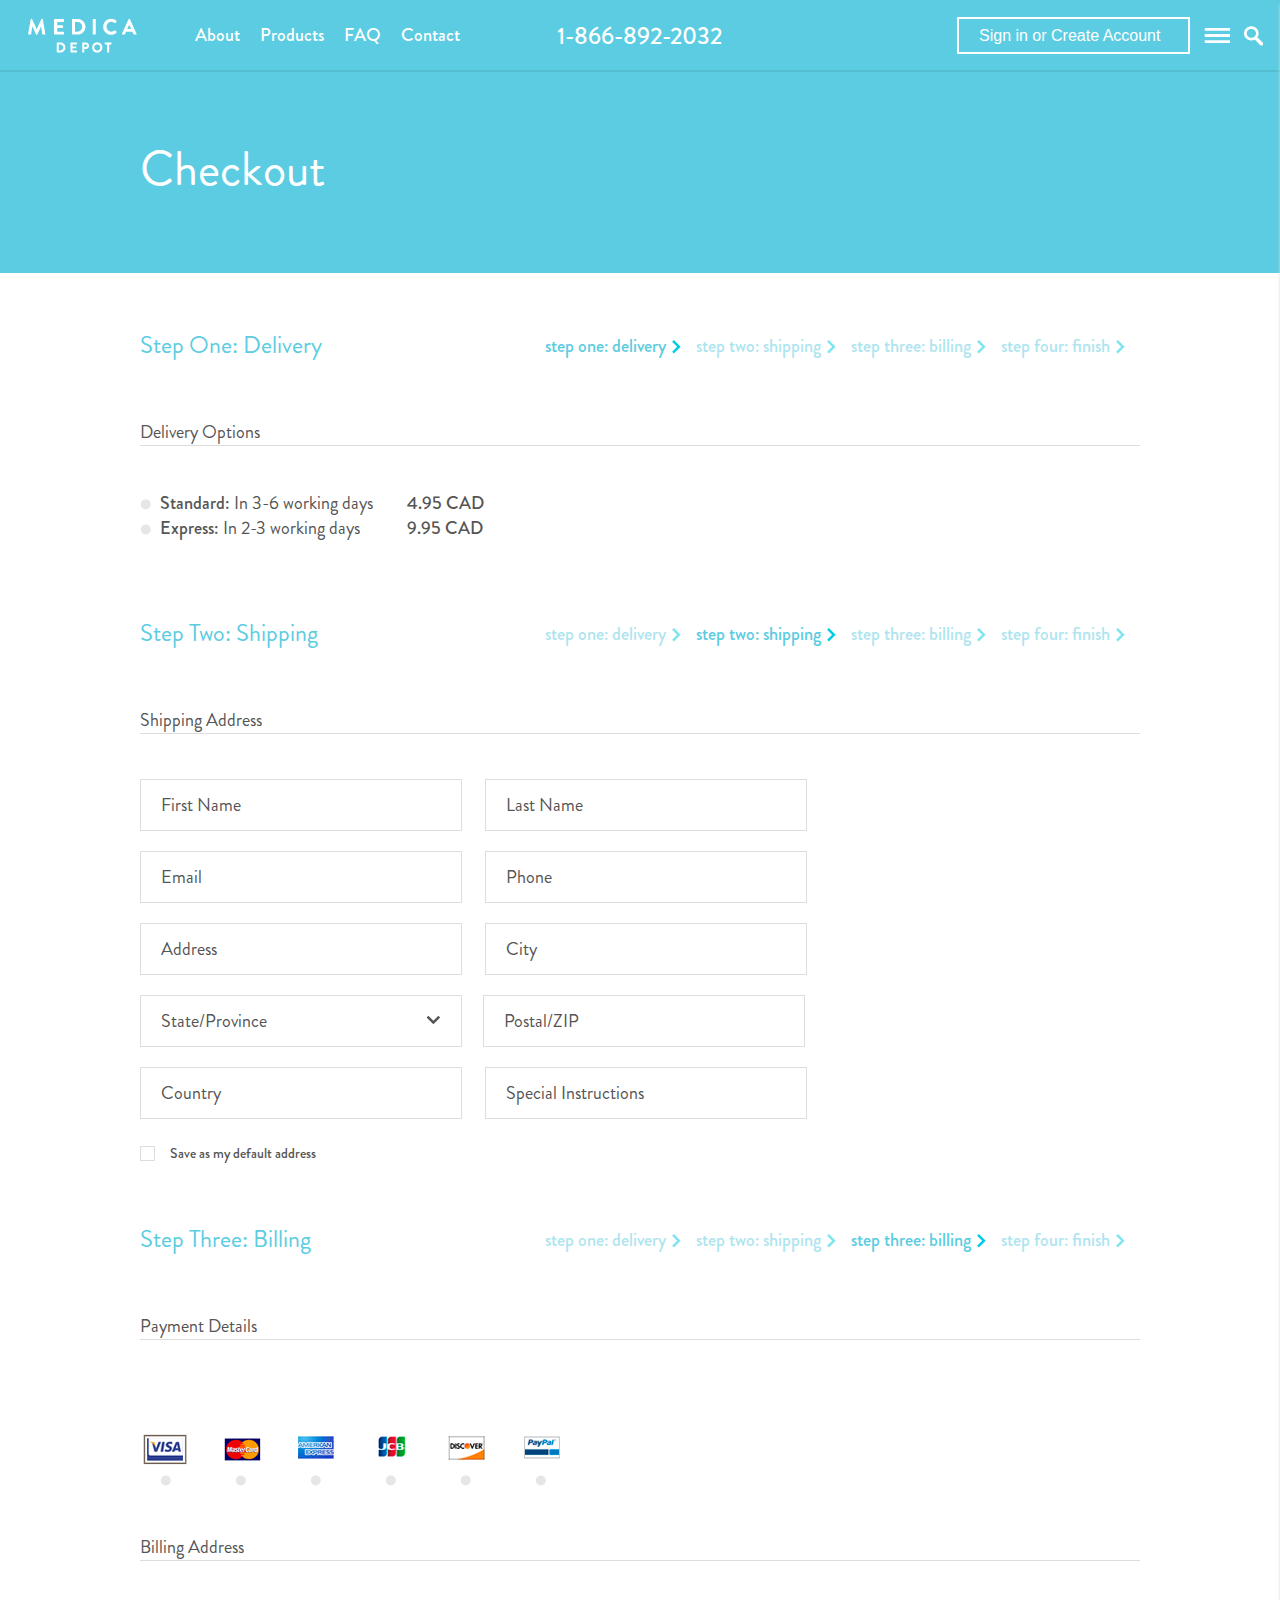
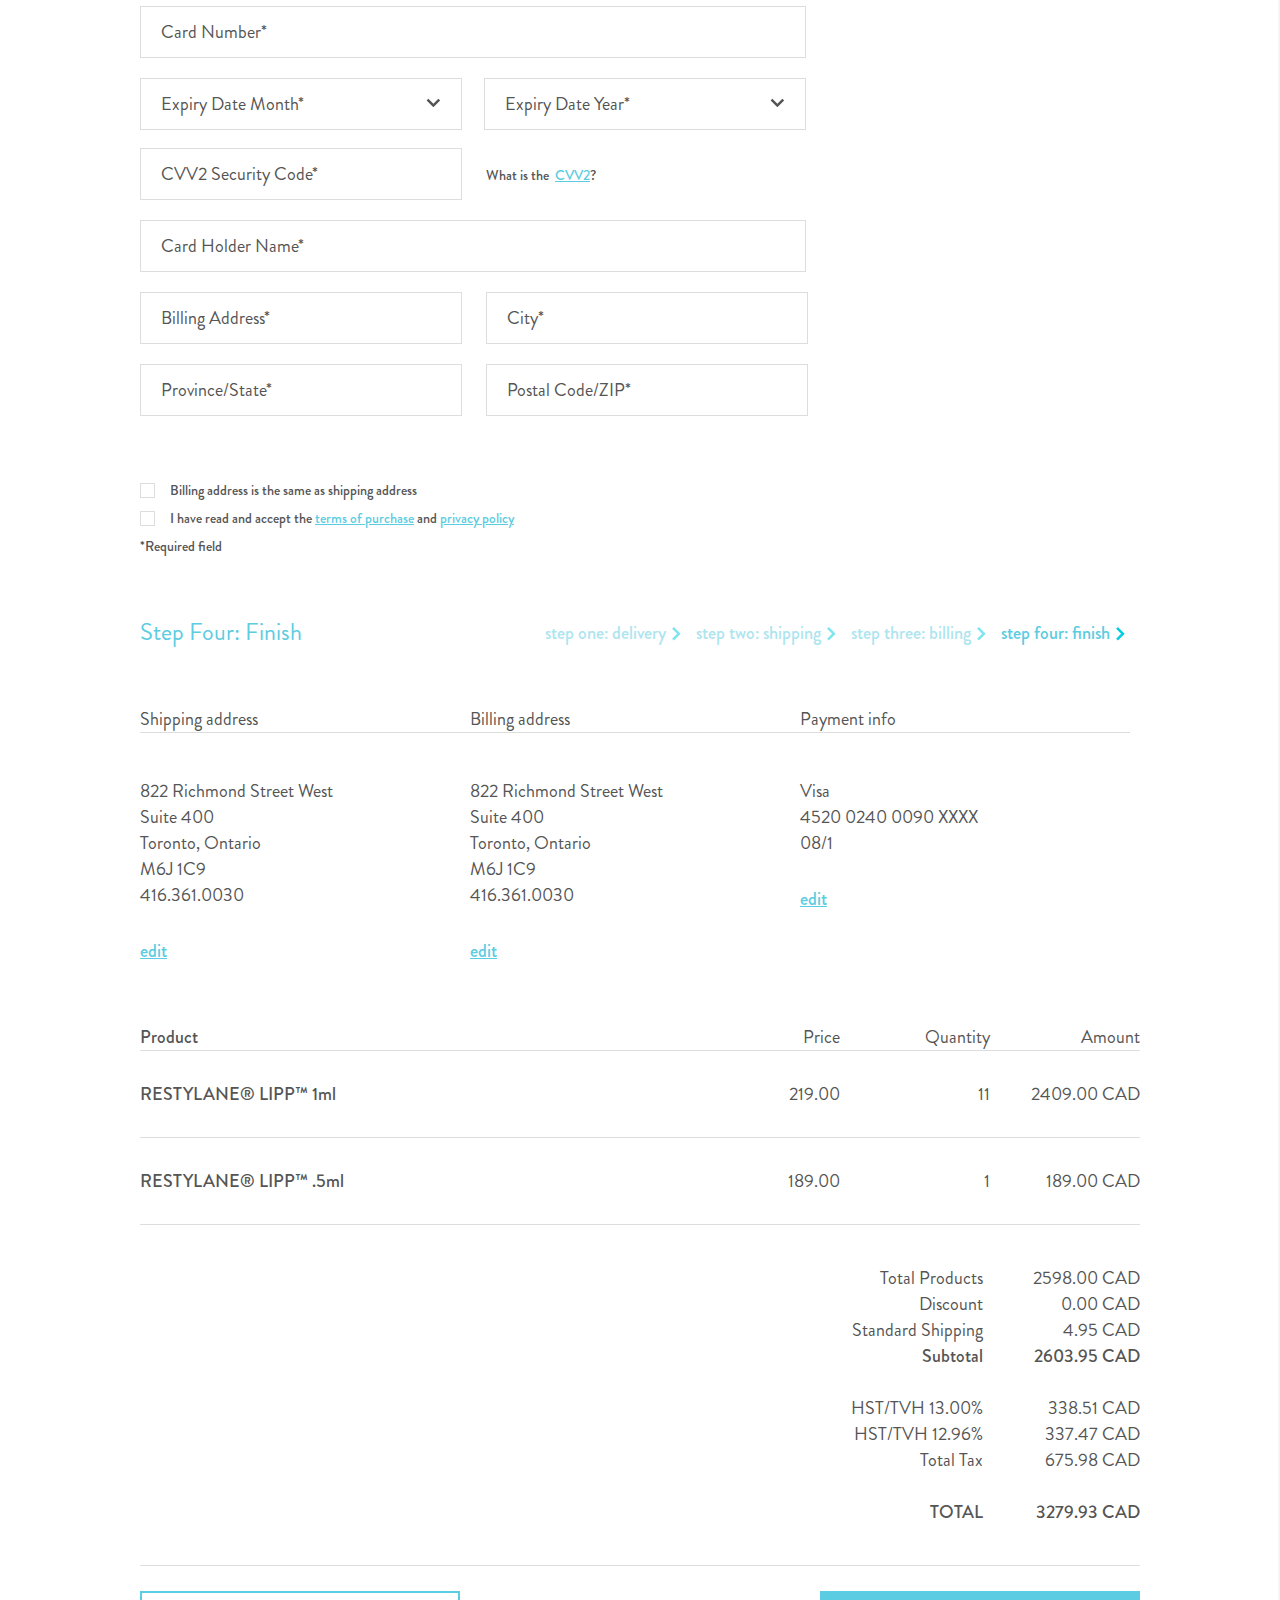
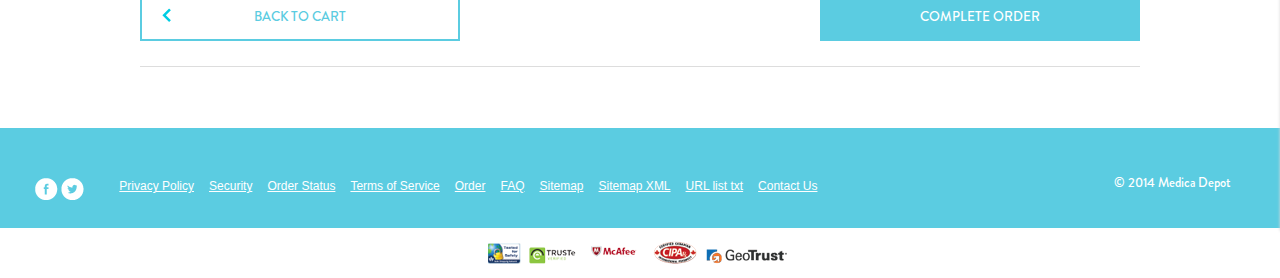
<file: new__customer.html>
<!doctype html>
<html>
<head>
	<meta charset="utf-8">
	<title>Template</title>
	<meta name="viewport" content="initial-scale=1"/>
	<link rel="stylesheet" media="screen" href="css/screen.css" >
	<!--[if IE]><script src="js/html5shiv.js"></script><![endif]-->
</head>
<body>

<!-- BEGIN  out-->
<div class="out">
	<header>
		<div class="header__left">
			<div class="header__logo">
				<a href="#"><img src="img/logo.png" alt="Medica"></a>		
			</div>
			<nav class="header__menu">
				<ul>
					<li><a href="#">About</a></li>
					<li><a href="#">Products</a></li>
					<li><a href="#">FAQ</a></li>
					<li><a href="#">Contact</a></li>
				</ul>
			</nav>
		</div>
		<div class="header__phone">1-866-892-2032</div>
		<div class="header__right">
			<div class="header__auth">
				<button type="button">Sign in or Create Account</button>
				<i class="auth__menu"></i>
				<i class="header__auth search"></i>
			</div>
		</div>
	</header>
	<div class="header__sidebar">
		<div class="header__toggle">
			<i class="mactive"></i>
			<i class="close"></i>
		</div>
					<ul>
						<li><a href="#">About Us</a></li>
						<li><a href="#">Search Products</a></li>
						<li><a href="#">Products</a></li>
						<li><a href="#">FAQ</a></li>
						<li><a href="#">Contact Us</a></li>
						<li><a href="#">My Account</a></li>
					</ul>
					<p>1-866-892-2032<br><a href="mailto:info@medicadepot.com">info@medicadepot.com</a></p>
	</div>	
	<!--FIRST SECTION-->
	<section class="checkout">		
			<div class="checkout__text">
				<p class="title">Checkout</p>
			</div>		
	</section>
	<!--SECOND SECTION-->
	<section class="existing">
	<!--STEP 1-->		
		<div class="steps">	
				<p class="steps__name">Step One: Delivery</p>
				<ul class="steps__order">
				<li class="active">step one: delivery</li>
				<li> step two: shipping</li>
				<li> step three: billing</li>
				<li> step four: finish</li>
		</div>	
		<p class="existing__options">Delivery Options</p>
		<div class="existing__choose">
			<table>
				<tr>
					<td>
						<label class="radio">
							<input type="radio" name="choice" value="Standard">
							<span class="radio__title another">Standard:</span>
							<span class="info"> In 3-6 working days</span>
						</label>
					</td>
					<td>
						<span class="another"> 4.95 CAD</span>
					</td>
				</tr>
				<tr>
					<td>
						<label class="radio">
							<input type="radio" name="choice" value="Express">
							<span class="radio__title another">Express:</span>
							<span class="info"> In 2-3 working days</span>
						</label>
					</td>
					<td>
					<span class="another"> 9.95 CAD</span>
					</td>
				</tr>
			</table>
		</div>
		<!--STEP 2-->
		<div class="steps">	
				<p class="steps__name">Step Two: Shipping</p>
				<ul class="steps__order">
				<li>step one: delivery</li>
				<li class="active"> step two: shipping</li>
				<li> step three: billing</li>
				<li> step four: finish</li>
		</div>	
		<p class="existing__options">Shipping Address</p>
				<div class="newcus__shipping">
					<div class="newcus__fieldset">
					<form>	
						<input type="text" placeholder="First Name">
						<input type="text" placeholder="Last Name">
						<input type="email" placeholder="Email">
						<input type="text" placeholder="Phone">	
						<input type="text" placeholder="Address">
						<input type="text" placeholder="City">
						<div class="dropdown">
							<select>
								<option>State/Province</option>
								<option value="1">1</option>
								<option value="2">2</option>
								<option value="3">3</option>
								<option value="4">4</option>
								<option value="5">5</option>
								<option value="6">6</option>
							</select>
							<input type="text" placeholder="State/Province"><i></i>
						</div>
						<input type="text" placeholder="Postal/ZIP">	
						<input type="text" placeholder="Country">
						<input type="text" placeholder="Special Instructions">
					
				</div>
			<label class="checkbox">
				<input type="checkbox" name="default" value="default_address">
				<span class="checkbox__title another">Save as my default address</span>
			</label>
			</div>
		
		<!--STEP 3-->
		<div class="steps">	
				<p class="steps__name">Step Three: Billing</p>
				<ul class="steps__order">
				<li>step one: delivery</li>
				<li> step two: shipping</li>
				<li class="active"> step three: billing</li>
				<li> step four: finish</li>
		</div>	
		<p class="existing__options">Payment Details</p>
		<div class="existing__billing">
				<table class="payment">
					<tr>
						<td>
							<label class="radio">
								<img src="img/visa.png" alt="Visa">
								<input type="radio" name="choice" value="Visa">
								<span class="radio__title"></span>
							</label>
						</td>
						<td>
							<label class="radio">
								<img src="img/master.png" alt="MasterCard">
								<input type="radio" name="choice" value="MasterCard">
								<span class="radio__title"></span>
							</label>
						</td>
						<td>
							<label class="radio">
								<img src="img/american.png" alt="AmericanExpress">
								<input type="radio" name="choice" value="AmericanExpress">
								<span class="radio__title"></span>
							</label>
						</td>
						<td>
							<label class="radio">
								<img src="img/ucb.png" alt="UCB">
								<input type="radio" name="choice" value="UCB">
								<span class="radio__title"></span>
							</label>
						</td>
						<td>
							<label class="radio">
								<img src="img/discover.png" alt="Discover">
								<input type="radio" name="choice" value="Discover">
								<span class="radio__title"></span>
							</label>
						</td>
						<td>
							<label class="radio">
								<img src="img/paypal.png" alt="Paypal">
								<input type="radio" name="choice" value="Paypal">
								<span class="radio__title"></span>
							</label>
						</td>
					</tr>
			</table>
			<p class="existing__options">Billing Address</p>
			<div class="newcus__shipping">
				<div class="newcus__fieldset">
						<input class="long" type="text" placeholder="Card Number*" required>	
						<div class="dropdown">
							<select>
								<option>Expiry Date Month*</option>
								<option value="1">1</option>
								<option value="2">2</option>
								<option value="3">3</option>
								<option value="4">4</option>
								<option value="5">5</option>
								<option value="6">6</option>
							</select>
							<input type="text" placeholder="Expiry Date Month*" required><i></i>
						</div>
						<div class="dropdown">
							<select>
								<option>Expiry Date Year*</option>
								<option value="2014">2014</option>
								<option value="2015">2015</option>
								<option value="2016">2016</option>
								<option value="2017">2017</option>
								<option value="2018">2018</option>
								<option value="2019">2019</option>
							</select>
							<input type="text" placeholder="Expiry Date Year*" required><i></i>
						</div>
						<input type="text" placeholder="CVV2 Security Code*" required>
						<span>What is the &nbsp;<a href="#">CVV2</a>?</span>
						<input class="long" type="text" placeholder="Card Holder Name*" required>
						<input type="text" placeholder="Billing Address*" required>
						<input type="text" placeholder="City*" required>
						<input type="text" placeholder="Province/State*" required>
						<input type="text" placeholder="Postal Code/ZIP*" required>
			</div>
			<div class="existing__checkbox">
				<label class="checkbox">
					<input type="checkbox" name="choice" value="Express">
					<span class="checkbox__title another">Billing address is the same as shipping address</span>
				</label>
				<div class="row">
					<label class="checkbox">
						<input type="checkbox" name="choice" value="Express">
						<span class="checkbox__title another">I have read and accept the <a href="#">terms of purchase</a> and <a href="#">privacy policy</a></span>
					</label>
				</div>
				<p>*Required field</p>
			</div>
		</div>
		<!--STEP 4-->
		<div class="steps">	
				<p class="steps__name">Step Four: Finish</p>
				<ul class="steps__order">
				<li>step one: delivery</li>
				<li> step two: shipping</li>
				<li> step three: billing</li>
				<li class="active"> step four: finish</li>
		</div>	
		<div class="existing__result">
			<div class="existing__finish">
				<p>Shipping address</p>
				<ul>
					<li>822 Richmond Street West</li>
					<li>Suite 400</li>
					<li>Toronto, Ontario</li>
					<li>M6J 1C9</li>
					<li>416.361.0030</li>
				</ul>
				<a href="#">edit</a>
			</div>
			<div class="existing__finish">
				<p>Billing address</p>
				<ul>
					<li>822 Richmond Street West</li>
					<li>Suite 400</li>
					<li>Toronto, Ontario</li>
					<li>M6J 1C9</li>
					<li>416.361.0030</li>
				</ul>
				<a href="#">edit</a>
			</div>
			<div class="existing__finish">
				<p>Payment info</p>
				<ul>
					<li>Visa</li>
					<li>4520 0240 0090 XXXX</li>
					<li>08/1</li>
				</ul>
				<a href="#">edit</a>
			</div>
		</div>	
		<table class="existing__product">
			<tr class="existing__first">
				<td class="product__name">Product</td>
				<td>Price</td>
				<td>Quantity</td>
				<td>Amount</td>
			</tr>
			<tr>
				<td class="product__name">RESTYLANE® LIPP™ 1ml</td>
				<td>219.00</td>
				<td>11</td>
				<td>2409.00 CAD</td>
			</tr>
			<tr>
				<td class="product__name">RESTYLANE® LIPP™ .5ml</td>
				<td>189.00</td>
				<td>1</td>
				<td>189.00 CAD</td>
			</tr>
		</table>
		<div class="existing__total">
			<table>
				<tr>
					<td>Total Products</td>
					<td>2598.00 CAD</td>
				</tr>
				<tr>
					<td>Discount</td>
					<td>0.00 CAD</td>
				</tr>
				<tr>
					<td>Standard Shipping</td>
					<td>4.95 CAD</td>
				</tr>
				<tr>
					<td class="medium">Subtotal</td>
					<td class="medium">2603.95 CAD</td>
				</tr>
				<tr>
					<td>&nbsp;</td>
					<td>&nbsp;</td>
				</tr>
				<tr>
					<td>HST/TVH 13.00%</td>
					<td>338.51 CAD</td>
				</tr>
				<tr>
					<td>HST/TVH 12.96%</td>
					<td>337.47 CAD</td>
				</tr>
				<tr>
					<td>Total Tax</td>
					<td>675.98 CAD</td>
				</tr>
				<tr>
					<td>&nbsp;</td>
					<td>&nbsp;</td>
				</tr>
				<tr>
					<td class="medium">TOTAL</td>
					<td class="medium">3279.93 CAD</td>
				</tr>
			</table>
		</div>	
		<div class="existing__buttons">
			<button class="back">
				<i></i>
				<a href="#">Back to cart</a>
			</button>
			<button type="submit" class="complete"><a href="#">Complete order</a></button>
		</div>
	</form>
	</section> 
	<!--THIRD SECTION-->
	
<!--FOOTER-->	
	<footer>
			<div class="footer__common">
				<div class="footer__social">
					<a href="https://www.facebook.com/"><img src="img/fb.png" alt="facebook"></a>
					<a href="https://twitter.com/" ><img src="img/twitter.png" alt="twitter"></a>
				</div>
				<nav class="footer__menu">
					<ul>
						<li><a href="#">Privacy Policy</a></li>
						<li><a href="#">Security</a></li>
						<li><a href="#">Order Status</a></li>
						<li><a href="#">Terms of Service</a></li>
						<li><a href="#">Order</a></li>
						<li><a href="#">FAQ</a></li>
						<li><a href="#">Sitemap</a></li>
						<li><a href="#">Sitemap XML</a></li>
						<li><a href="#">URL list txt</a></li>
						<li><a href="#">Contact Us</a></li>
					</ul>
				</nav>
				<div class="footer__copyright">© 2014 Medica Depot</div>
			</div>
		<div class="footer__badges">
			<a href="#"><img src="img/badge1.png" alt="Security Badge"></a>
			<a href="#"><img src="img/badge2.png" alt="Security Badge"></a>
			<a href="#"><img src="img/badge3.png" alt="Security Badge"></a>
			<a href="#"><img src="img/badge4.png" alt="Security Badge"></a>
			<a href="#"><img src="img/badge5.png" alt="Security Badge"></a>
		</div>
	</footer>
</div>
<!-- END out-->

<script src="js/lib/head.js" data-headjs-load="js/init.js"></script>
</body>
</html>
</file>
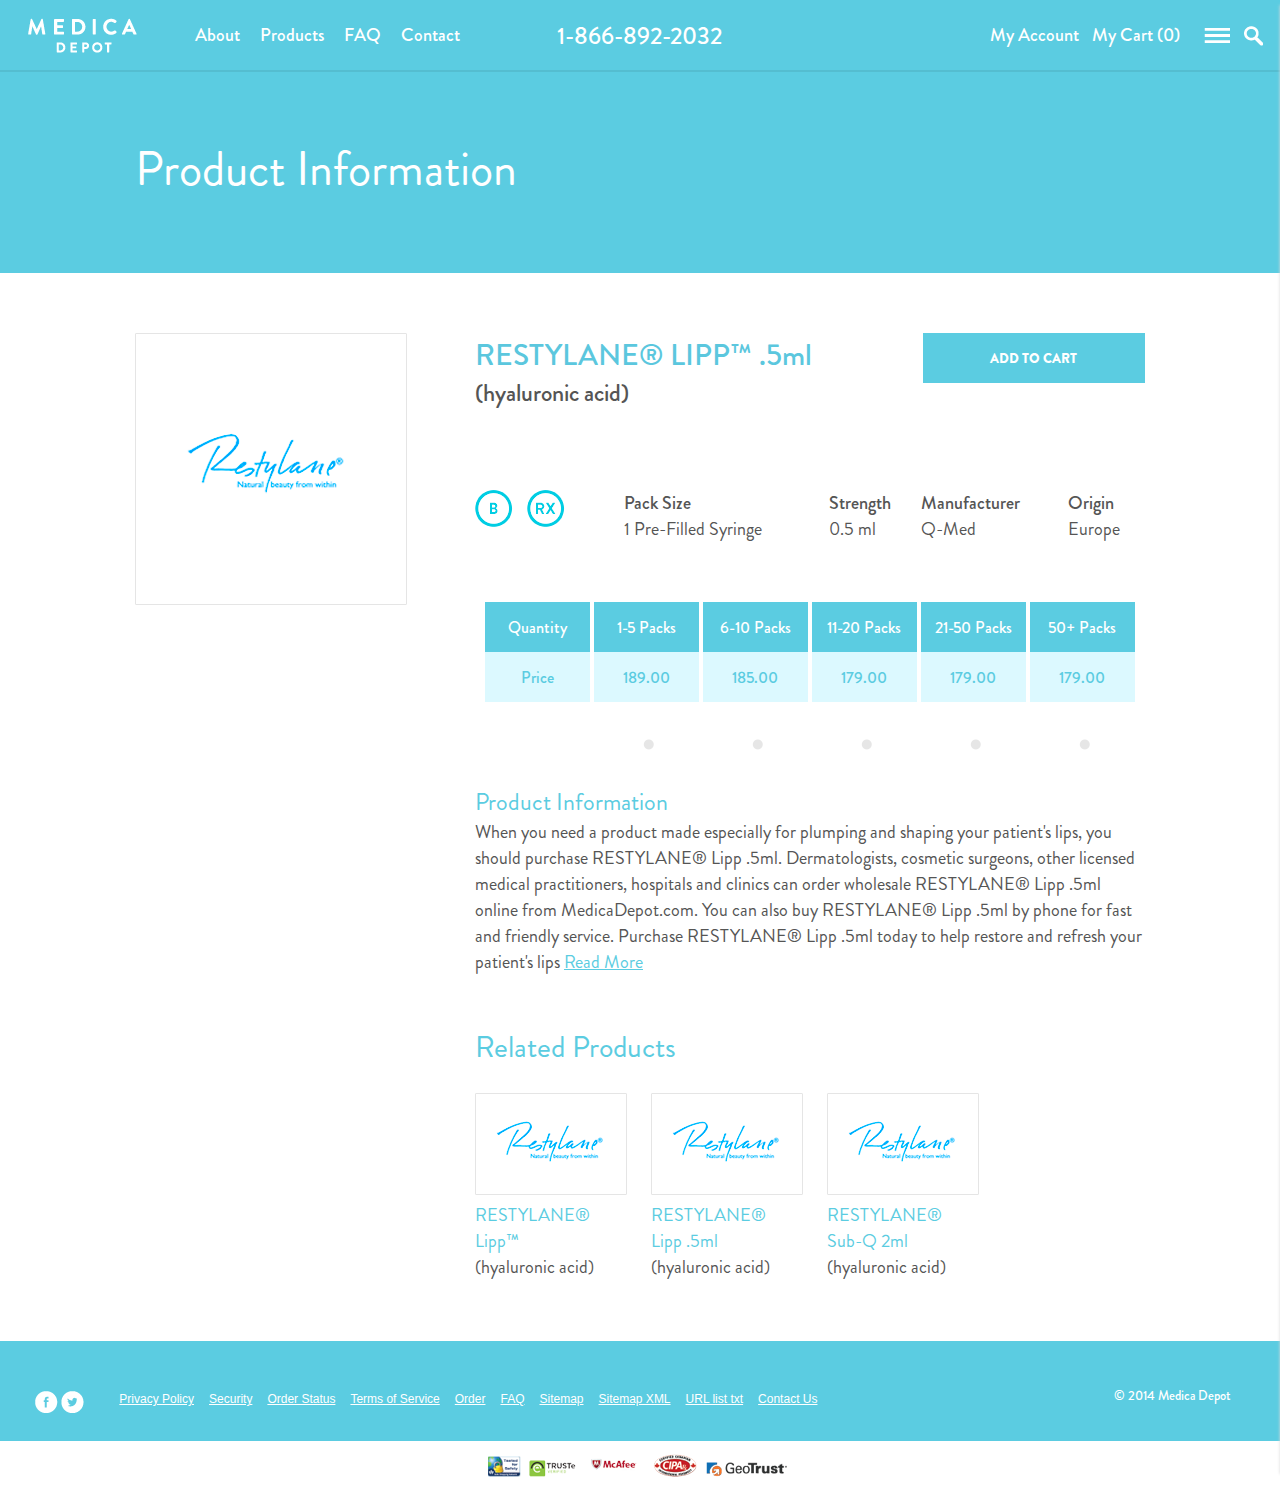
<file: product_info.html>
<!doctype html>
<html>
<head>
	<meta charset="utf-8">
	<title>Template</title>
	<meta name="viewport" content="initial-scale=1"/>
	<link rel="stylesheet" media="screen" href="css/screen.css" >
	<!--[if IE]><script src="js/html5shiv.js"></script><![endif]-->
</head>
<body>

<!-- BEGIN  out-->
<div class="out">
	<header>
		<div class="header__left">
			<div class="header__logo">
				<a href="#"><img src="img/logo.png" alt="Medica"></a>		
			</div>
			<nav class="header__menu">
				<ul>
					<li><a href="#">About</a></li>
					<li><a href="#">Products</a></li>
					<li><a href="#">FAQ</a></li>
					<li><a href="#">Contact</a></li>
				</ul>
			</nav>
		</div>
		<div class="header__phone">1-866-892-2032</div>
		<div class="header__right">
			<div class="header__auth">
				<a href="#">My Account</a>
				<a href="#">My Cart (0)</a>
				<i class="auth__menu"></i>
				<i class="header__auth search"></i>
			</div>
		</div>
	</header>
	<div class="header__sidebar">
		<div class="header__toggle">
			<i class="mactive"></i>
			<i class="close"></i>
		</div>
					<ul>
						<li><a href="#">About Us</a></li>
						<li><a href="#">Search Products</a></li>
						<li><a href="#">Products</a></li>
						<li><a href="#">FAQ</a></li>
						<li><a href="#">Contact Us</a></li>
						<li><a href="#">My Account</a></li>
					</ul>
					<p>1-866-892-2032<br><a href="mailto:info@medicadepot.com">info@medicadepot.com</a></p>
	</div>	
	<!--FIRST SECTION-->
	<section class="checkout">		
			<div class="checkout__text prinfo">
				<p class="title">Product Information</p>
			</div>		
	</section>
	<!--SECOND SECTION-->
	<section class="existing prinfo">	
		<div class="prinfo__left">
			<img src="img/restylane1.png" alt="Restylane">
		</div>		
		<div class="prinfo__right">
			<div class="prinfo__title">
				<p class="name medium"><span class="blue">RESTYLANE® LIPP™ .5ml </span><span class="smaller">(hyaluronic acid)</span></p>
				<button type="button">Add to cart</button>
			</div>
			<table class="prinfo__presc">
				<tr>
					<td>
						<img src="img/b.png" alt="Brand">
						<img src="img/rx.png" alt="Prescription">
					</td>
					<td>
						<span class="medium">Pack Size</span>
						<span>1 Pre-Filled Syringe</span>
					</td>
					<td>
						<span class="medium">Strength</span>
						<span>0.5 ml</span>
					</td>
					<td>
						<span class="medium">Manufacturer</span>
						<span>Q-Med</span>
					</td>
					<td>
						<span class="medium">Origin</span>
						<span>Europe</span>
					</td>
				</tr>
			</table>
			<div class="prinfo__quan">
				<div class="inrow">
					<div class="quantity"><span>Quantity</span></div>
					<div class="price"><span>Price</span></div>
				</div>
				<div class="inrow">
					<label class="radio">
						<div class="quantity"><span>1-5 Packs</span></div>
						<div class="price"><span>189.00</span></div>					
						<input type="radio" name="choice" value="1-5">
						<span class="radio__title"></span>
					</label>
				</div>
				<div class="inrow">
					<label class="radio">
						<div class="quantity"><span>6-10 Packs</span></div>
						<div class="price"><span>185.00</span></div>					
						<input type="radio" name="choice" value="6-10">
						<span class="radio__title"></span>
					</label>
				</div>
				<div class="inrow">
					<label class="radio">
						<div class="quantity"><span>11-20 Packs</span></div>
						<div class="price"><span>179.00</span></div>
						<input type="radio" name="choice" value="11-20">
						<span class="radio__title"></span>
					</label>
				</div>
				<div class="inrow">
					<label class="radio">
						<div class="quantity"><span>21-50 Packs</span></div>
						<div class="price"><span>179.00</span></div>
						<input type="radio" name="choice" value="21-50">
						<span class="radio__title"></span>
					</label>
				</div>
				<div class="inrow">
					<label class="radio">
						<div class="quantity"><span>50+ Packs</span></div>
						<div class="price"><span>179.00</span></div>
						<input type="radio" name="choice" value="50+">
						<span class="radio__title"></span>
					</label>
				</div>			
			</div>			
			<div class="prinfo__text">
				<p class="about">Product Information</p>
				<p>When you need a product made especially for plumping and shaping your patient's lips, you should purchase RESTYLANE® Lipp .5ml. Dermatologists, cosmetic surgeons, other licensed medical practitioners, hospitals and clinics can order wholesale RESTYLANE® Lipp .5ml online from MedicaDepot.com. You can also buy RESTYLANE® Lipp .5ml by phone for fast and friendly service. Purchase RESTYLANE® Lipp .5ml today to help restore and refresh your patient's lips <span class="read">Read More</span></p>
				<p class="more">Lorem ipsum dolor sit amet, consectetur adipisicing elit. Dolorum asperiores nam eius, possimus esse sunt soluta voluptas animi ex, excepturi consectetur saepe error dicta in? Sequi incidunt eveniet, ipsam numquam.</p>
				<p class="more">Lorem ipsum dolor sit amet, consectetur adipisicing elit. Dolorum asperiores nam eius, possimus esse sunt soluta voluptas animi ex, excepturi consectetur saepe error dicta in? Sequi incidunt eveniet, ipsam numquam.</p>
			</div>
			<div class="related">
				<p>Related Products</p>
				<div class="recommended">
					<a href="#">
						<img src="img/restylane.png" alt="Restylane">
						<span>RESTYLANE®</span>
						<span>Lipp™</span>
						<span class="acid">(hyaluronic acid)</span>
					</a>
				</div>
				<div class="recommended">
					<a href="#">
						<img src="img/restylane.png" alt="Restylane">
						<span>RESTYLANE®</span>
						<span>Lipp .5ml</span>
						<span class="acid">(hyaluronic acid)</span>
					</a>
				</div>
				<div class="recommended">
					<a href="#">
						<img src="img/restylane.png" alt="Restylane">
						<span>RESTYLANE®</span>
						<span>Sub-Q 2ml</span>
						<span class="acid">(hyaluronic acid)</span>
					</a>
				</div>
			</div>
		</div>
	</section> 

	
<!--FOOTER-->	
	<footer>
			<div class="footer__common">
				<div class="footer__social">
					<a href="https://www.facebook.com/"><img src="img/fb.png" alt="facebook"></a>
					<a href="https://twitter.com/" ><img src="img/twitter.png" alt="twitter"></a>
				</div>
				<nav class="footer__menu">
					<ul>
						<li><a href="#">Privacy Policy</a></li>
						<li><a href="#">Security</a></li>
						<li><a href="#">Order Status</a></li>
						<li><a href="#">Terms of Service</a></li>
						<li><a href="#">Order</a></li>
						<li><a href="#">FAQ</a></li>
						<li><a href="#">Sitemap</a></li>
						<li><a href="#">Sitemap XML</a></li>
						<li><a href="#">URL list txt</a></li>
						<li><a href="#">Contact Us</a></li>
					</ul>
				</nav>
				<div class="footer__copyright">© 2014 Medica Depot</div>
			</div>
		<div class="footer__badges">
			<a href="#"><img src="img/badge1.png" alt="Security Badge"></a>
			<a href="#"><img src="img/badge2.png" alt="Security Badge"></a>
			<a href="#"><img src="img/badge3.png" alt="Security Badge"></a>
			<a href="#"><img src="img/badge4.png" alt="Security Badge"></a>
			<a href="#"><img src="img/badge5.png" alt="Security Badge"></a>
		</div>
	</footer>
</div>
<!-- END out-->

<script src="js/lib/head.js" data-headjs-load="js/init.js"></script>
</body>
</html>
</file>
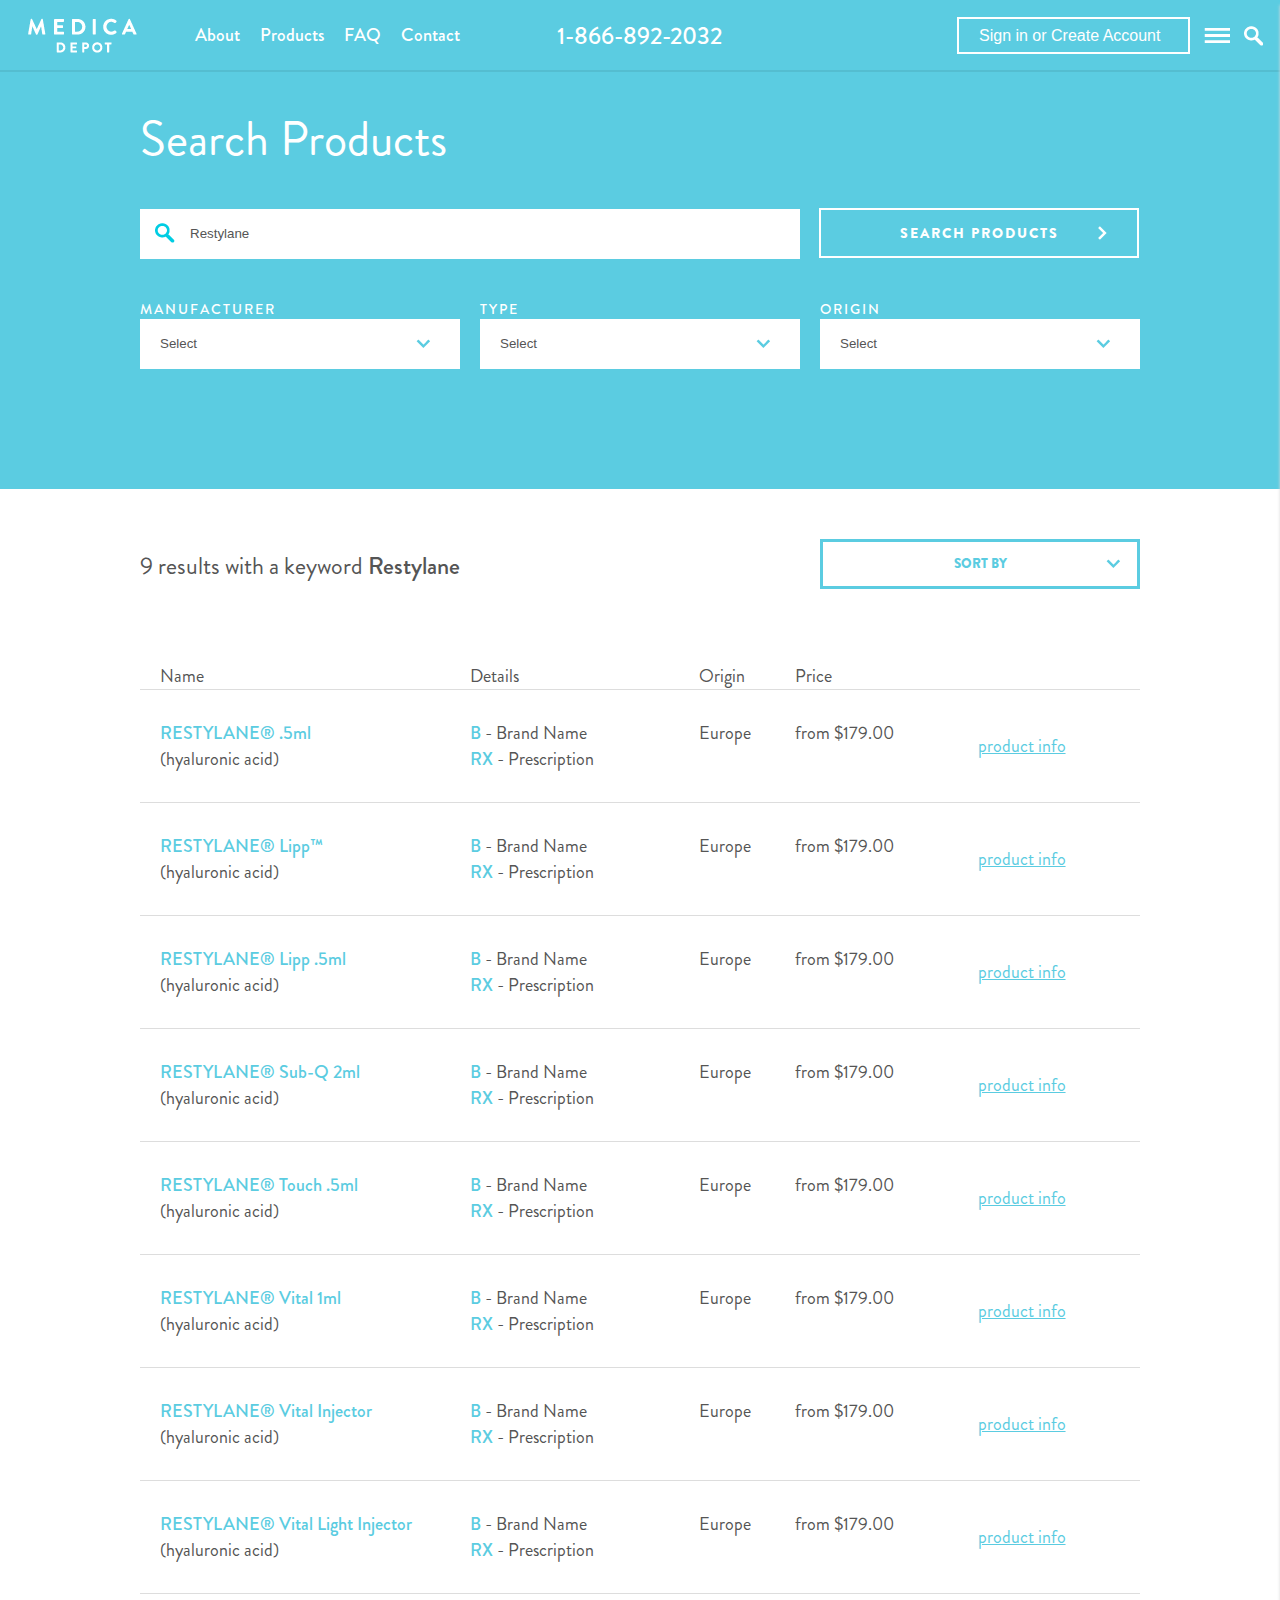
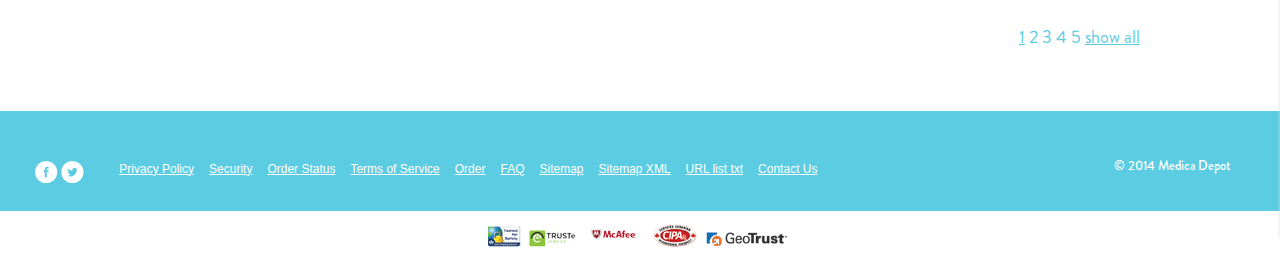
<file: products_search.html>
<!doctype html>
<html>
<head>
	<meta charset="utf-8">
	<title>Template</title>
	<meta name="viewport" content="initial-scale=1"/>
	<link rel="stylesheet" media="screen" href="css/screen.css" >
	<!--[if IE]><script src="js/html5shiv.js"></script><![endif]-->
</head>
<body>

<!-- BEGIN  out-->
<div class="out">
	<header>
		<div class="header__left">
			<div class="header__logo">
				<a href="#"><img src="img/logo.png" alt="Medica"></a>		
			</div>
			<nav class="header__menu">
				<ul>
					<li><a href="#">About</a></li>
					<li><a href="#">Products</a></li>
					<li><a href="#">FAQ</a></li>
					<li><a href="#">Contact</a></li>
				</ul>
			</nav>
		</div>
		<div class="header__phone">1-866-892-2032</div>
		<div class="header__right">
			<div class="header__auth">
				<button type="button">Sign in or Create Account</button>
				<i class="auth__menu"></i>
				<i class="header__auth search"></i>
			</div>
		</div>
	</header>
	<div class="header__sidebar">
		<div class="header__toggle">
			<i class="mactive"></i>
			<i class="close"></i>
		</div>
					<ul>
						<li><a href="#">About Us</a></li>
						<li><a href="#">Search Products</a></li>
						<li><a href="#">Products</a></li>
						<li><a href="#">FAQ</a></li>
						<li><a href="#">Contact Us</a></li>
						<li><a href="#">My Account</a></li>
					</ul>
					<p>1-866-892-2032<br><a href="mailto:info@medicadepot.com">info@medicadepot.com</a></p>
	</div>	
	<!--FIRST SECTION-->
	<section class="searching">		
			<div class="searching__products">
				<p class="title">Search Products</p>
				<div class="searching__row">
					<i></i>
					<input type="text" placeholder="Restylane">
					<button type="button"><span>Search Products</span></button>
				</div>
				<div class="searching__features">
					<p>Manufacturer</p>
					<div class="dropdown">
							<select>
								<option>Select</option>
								<option value="1">1</option>
								<option value="2">2</option>
								<option value="3">3</option>
								<option value="4">4</option>
								<option value="5">5</option>
								<option value="6">6</option>
							</select>
							<input type="text" placeholder="Select"><i></i>
						</div>
				</div>
				<div class="searching__features">	
					<p>Type</p>
					<div class="dropdown">
							<select>
								<option>Select</option>
								<option value="1">1</option>
								<option value="2">2</option>
								<option value="3">3</option>
								<option value="4">4</option>
								<option value="5">5</option>
								<option value="6">6</option>
							</select>
							<input type="text" placeholder="Select"><i></i>
						</div>
				</div>
				<div class="searching__features">
					<p>Origin</p>
					<div class="dropdown last">
							<select>
								<option>Select</option>
								<option value="1">1</option>
								<option value="2">2</option>
								<option value="3">3</option>
								<option value="4">4</option>
								<option value="5">5</option>
								<option value="6">6</option>
							</select>
							<input type="text" placeholder="Select"><i></i>
						</div>
				</div>
			</div>	
	
	</section>
	<!--SECOND SECTION-->
<section class="result">		
		<div class="existing">
			<p class="show">9 results with a keyword <span>Restylane</span></p>	
				<div class="dropdown sort">
					<select>
						<option value="Sort by Name">Sort by Name</option>
						<option value="Sort by Details">Sort by Details</option>
						<option value="Sort by Origin">Sort by Origin</option>
						<option value="Sort by Price">Sort by Price</option>
					</select>
					<button type="button"><a href="#">Sort by</a><i></i></button>		
				</div>
		<table class="result__prodsearch">
			<tr class="existing__first">
				<td class="product__name">Name</td>
				<td>Details</td>
				<td>Origin</td>
				<td>Price</td>
				<td>&nbsp;</td>
			</tr>
			<tr>
				<td class="product__name"><span class="blue">RESTYLANE® .5ml</span><br>(hyaluronic acid)</td>
				<td><span class="blue">B</span> - Brand Name<br> <span class="blue">RX</span> - Prescription</td>
				<td>Europe</td>
				<td>from $179.00</td>
				<td class="prinf"><a href="#">product info</a></td>
			</tr>
			<tr>
				<td class="product__name"><span class="blue">RESTYLANE® Lipp™</span><br>(hyaluronic acid)</td>
				<td><span class="blue">B</span> - Brand Name<br> <span class="blue">RX</span> - Prescription</td>
				<td>Europe</td>
				<td>from $179.00</td>
				<td class="prinf"><a href="#">product info</a></td>
			</tr>
			<tr>
				<td class="product__name"><span class="blue">RESTYLANE® Lipp .5ml</span><br>(hyaluronic acid)</td>
				<td><span class="blue">B</span> - Brand Name<br> <span class="blue">RX</span> - Prescription</td>
				<td>Europe</td>
				<td>from $179.00</td>
				<td class="prinf"><a href="#">product info</a></td>
			</tr>
			<tr>
				<td class="product__name"><span class="blue">RESTYLANE® Sub-Q 2ml</span><br>(hyaluronic acid)</td>
				<td><span class="blue">B</span> - Brand Name<br> <span class="blue">RX</span> - Prescription</td>
				<td>Europe</td>
				<td>from $179.00</td>
				<td class="prinf"><a href="#">product info</a></td>
			</tr>
			<tr>
				<td class="product__name"><span class="blue">RESTYLANE® Touch .5ml</span><br>(hyaluronic acid)</td>
				<td><span class="blue">B</span> - Brand Name<br> <span class="blue">RX</span> - Prescription</td>
				<td>Europe</td>
				<td>from $179.00</td>
				<td class="prinf"><a href="#">product info</a></td>
			</tr>
			<tr>
				<td class="product__name"><span class="blue">RESTYLANE® Vital 1ml</span><br>(hyaluronic acid)</td>
				<td><span class="blue">B</span> - Brand Name<br> <span class="blue">RX</span> - Prescription</td>
				<td>Europe</td>
				<td>from $179.00</td>
				<td class="prinf"><a href="#">product info</a></td>
			</tr>
			<tr>
				<td class="product__name"><span class="blue">RESTYLANE® Vital Injector</span><br>(hyaluronic acid)</td>
				<td><span class="blue">B</span> - Brand Name<br> <span class="blue">RX</span> - Prescription</td>
				<td>Europe</td>
				<td>from $179.00</td>
				<td class="prinf"><a href="#">product info</a></td>
			</tr>
			<tr>
				<td class="product__name"><span class="blue">RESTYLANE® Vital Light Injector</span><br>(hyaluronic acid)</td>
				<td><span class="blue">B</span> - Brand Name<br> <span class="blue">RX</span> - Prescription</td>
				<td>Europe</td>
				<td>from $179.00</td>
				<td class="prinf"><a href="#">product info</a></td>
			</tr>
		</table>
		<div class="result__pagination">
			<a class="active" href="#">1</a>
			<a href="#">2</a>
			<a href="#">3</a>
			<a href="#">4</a>
			<a href="#">5</a>
			<a href="#">show all</a>
		</div>
		</div>	
</section> 
	<!--THIRD SECTION-->
	
<!--FOOTER-->	
	<footer>
			<div class="footer__common">
				<div class="footer__social">
					<a href="https://www.facebook.com/"><img src="img/fb.png" alt="facebook"></a>
					<a href="https://twitter.com/" ><img src="img/twitter.png" alt="twitter"></a>
				</div>
				<nav class="footer__menu">
					<ul>
						<li><a href="#">Privacy Policy</a></li>
						<li><a href="#">Security</a></li>
						<li><a href="#">Order Status</a></li>
						<li><a href="#">Terms of Service</a></li>
						<li><a href="#">Order</a></li>
						<li><a href="#">FAQ</a></li>
						<li><a href="#">Sitemap</a></li>
						<li><a href="#">Sitemap XML</a></li>
						<li><a href="#">URL list txt</a></li>
						<li><a href="#">Contact Us</a></li>
					</ul>
				</nav>
				<div class="footer__copyright">© 2014 Medica Depot</div>
			</div>
		<div class="footer__badges">
			<a href="#"><img src="img/badge1.png" alt="Security Badge"></a>
			<a href="#"><img src="img/badge2.png" alt="Security Badge"></a>
			<a href="#"><img src="img/badge3.png" alt="Security Badge"></a>
			<a href="#"><img src="img/badge4.png" alt="Security Badge"></a>
			<a href="#"><img src="img/badge5.png" alt="Security Badge"></a>
		</div>
	</footer>
</div>
<!-- END out-->

<script src="js/lib/head.js" data-headjs-load="js/init.js"></script>
</body>
</html>
</file>
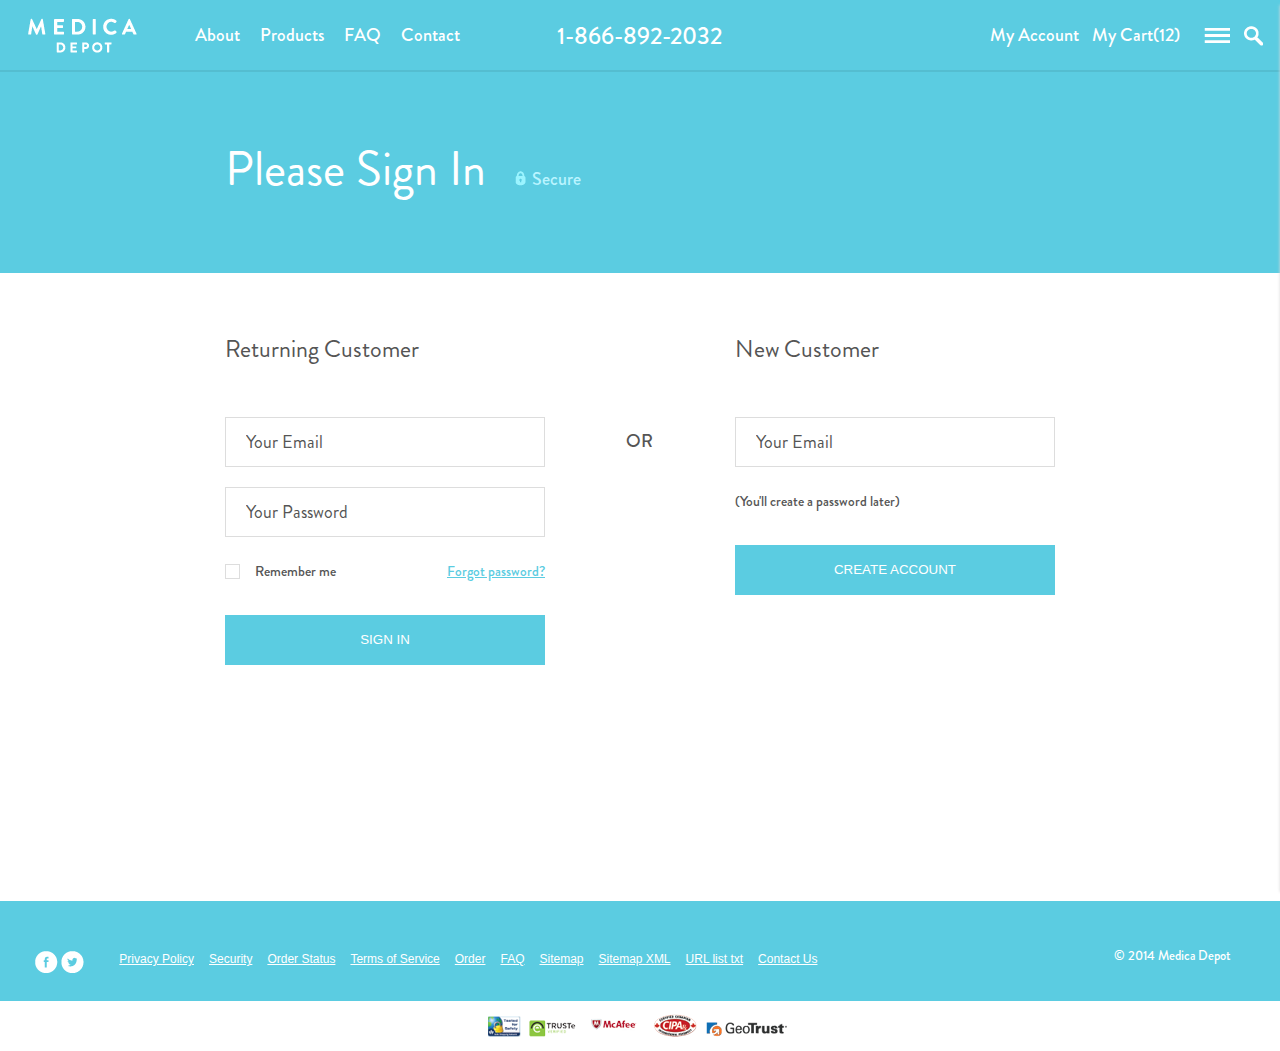
<file: shopping_login.html>
<!doctype html>
<html>
<head>
	<meta charset="utf-8">
	<title>Template</title>
	<meta name="viewport" content="initial-scale=1"/>
	<link rel="stylesheet" media="screen" href="css/screen.css" >
	<!--[if IE]><script src="js/html5shiv.js"></script><![endif]-->
</head>
<body>

<!-- BEGIN  out-->
<div class="out">
	<header>
		<div class="header__left">
			<div class="header__logo">
				<a href="#"><img src="img/logo.png" alt="Medica"></a>		
			</div>
			<nav class="header__menu">
				<ul>
					<li><a href="#">About</a></li>
					<li><a href="#">Products</a></li>
					<li><a href="#">FAQ</a></li>
					<li><a href="#">Contact</a></li>
				</ul>
			</nav>
		</div>
		<div class="header__phone">1-866-892-2032</div>
		<div class="header__right">
			<div class="header__auth">
				<a href="#">My Account</a>
				<a href="#">My Cart(12)</a>
				<i class="auth__menu"></i>
				<i class="header__auth search"></i>
			</div>
		</div>
	</header>
	<div class="header__sidebar">
		<div class="header__toggle">
			<i class="mactive"></i>
			<i class="close"></i>
		</div>
					<ul>
						<li><a href="#">About Us</a></li>
						<li><a href="#">Search Products</a></li>
						<li><a href="#">Products</a></li>
						<li><a href="#">FAQ</a></li>
						<li><a href="#">Contact Us</a></li>
						<li><a href="#">My Account</a></li>
					</ul>
					<p>1-866-892-2032<br><a href="mailto:info@medicadepot.com">info@medicadepot.com</a></p>
	</div>	
<!--FIRST SECTION-->
	<section class="checkout">		
			<div class="checkout__text sign">
				<p class="title">Please Sign In <span>Secure</span></p>
			</div>		
	</section>
	<!--SECOND SECTION-->
	<section class="existing shopping">
	<!--STEP 1-->		
		<div class="customer">	
				<p class="ttl">Returning Customer</p>
				<form>
					<input type="text" placeholder="Your Email">
					<input type="password" placeholder="Your Password">
					<label class="checkbox">
						<input type="checkbox" name="choice" value="Remember">
						<span class="checkbox__title cus">Remember me</span>
					</label>
					<a class="frgt" href="#">Forgot password?</a>
					<button type="submit" value="SignIn">Sign In</button>
				</form>
		</div>	
		<div class="or">
			OR
		</div>
		<div class="customer">	
				<p class="ttl">New Customer</p>
				<form>
					<input type="text" placeholder="Your Email">
					<p class="cus">(You'll create a password later)</p>
					<button type="submit" value="CreateAccount">Create Account</button>
				</form>
		</div>	
		
	</section>
</div>
<!-- END out-->

<!--FOOTER-->	
		<footer>
			<div class="footer__common">
				<div class="footer__social">
					<a href="https://www.facebook.com/"><img src="img/fb.png" alt="facebook"></a>
					<a href="https://twitter.com/" ><img src="img/twitter.png" alt="twitter"></a>
				</div>
				<nav class="footer__menu">
					<ul>
						<li><a href="#">Privacy Policy</a></li>
						<li><a href="#">Security</a></li>
						<li><a href="#">Order Status</a></li>
						<li><a href="#">Terms of Service</a></li>
						<li><a href="#">Order</a></li>
						<li><a href="#">FAQ</a></li>
						<li><a href="#">Sitemap</a></li>
						<li><a href="#">Sitemap XML</a></li>
						<li><a href="#">URL list txt</a></li>
						<li><a href="#">Contact Us</a></li>
					</ul>
				</nav>
				<div class="footer__copyright">© 2014 Medica Depot</div>
			</div>
		<div class="footer__badges">
			<a href="#"><img src="img/badge1.png" alt="Security Badge"></a>
			<a href="#"><img src="img/badge2.png" alt="Security Badge"></a>
			<a href="#"><img src="img/badge3.png" alt="Security Badge"></a>
			<a href="#"><img src="img/badge4.png" alt="Security Badge"></a>
			<a href="#"><img src="img/badge5.png" alt="Security Badge"></a>
		</div>
	</footer>
<script src="js/lib/head.js" data-headjs-load="js/init.js"></script>
</body>
</html>
</file>
<file: css/screen.css>
/*done by Coderiver.com.ua */
html, body, div, span, applet, object, iframe, h1, h2, h3, h4, h5, h6, p, blockquote, pre, a, abbr, acronym, address, big, cite, code, del, dfn, em, img, ins, kbd, q, s, samp, small, strike, strong, sub, sup, tt, var, b, u, i, center, dl, dt, dd, ol, ul, li, fieldset, form, label, legend, table, caption, tbody, tfoot, thead, tr, th, td, article, aside, canvas, details, embed, figure, figcaption, footer, header, hgroup, menu, nav, output, ruby, section, summary, time, mark, audio, video { margin: 0; padding: 0; border: 0; vertical-align: baseline; }

body, html { height: 100%; }

img, fieldset, a img { border: none; }

input[type="submit"], button { cursor: pointer; }
input[type="submit"]::-moz-focus-inner, button::-moz-focus-inner { padding: 0; border: 0; }

textarea { overflow: auto; }

input, button { margin: 0; padding: 0; border: 0; }

input, textarea, select, button, h1, h2, h3, h4, h5, h6, a, span, a:focus { outline: none; }

ul, ol { list-style-type: none; }

@media only screen and (min-device-width: 320px) and (max-device-width: 480px) { * { -webkit-text-size-adjust: none; } }
table { border-spacing: 0; border-collapse: collapse; width: 100%; }

body { font-family: Arial, sans-serif; font-size: 12px; line-height: 1.4; }

@font-face { font-family: BrandonGrotesque-Medium; src: url("fonts/BrandonGrotesque-Medium.eot"); src: url("fonts/BrandonGrotesque-Medium.eot?#iefix") format("embedded-opentype"), url("fonts/BrandonGrotesque-Medium.woff") format("woff"), url("fonts/BrandonGrotesque-Medium.ttf") format("truetype"); font-weight: normal; font-style: normal; }

@font-face { font-family: BrandonGrotesque-Black; src: url("fonts/BrandonGrotesque-Black.eot"); src: url("fonts/BrandonGrotesque-Black.eot?#iefix") format("embedded-opentype"), url("fonts/BrandonGrotesque-Black.woff") format("woff"), url("fonts/BrandonGrotesque-Black.ttf") format("truetype"); font-weight: normal; font-style: normal; }

@font-face { font-family: BrandonGrotesque-Regular; src: url("fonts/BrandonGrotesque-Regular.eot"); src: url("fonts/BrandonGrotesque-Regular.eot?#iefix") format("embedded-opentype"), url("fonts/BrandonGrotesque-Regular.woff") format("woff"), url("fonts/BrandonGrotesque-Regular.ttf") format("truetype"); font-weight: normal; font-style: normal; }

@font-face { font-family: BrandonGrotesque-Bold; src: url("fonts/BrandonGrotesque-Bold.eot"); src: url("fonts/BrandonGrotesque-Bold.eot?#iefix") format("embedded-opentype"), url("fonts/BrandonGrotesque-Bold.woff") format("woff"), url("fonts/BrandonGrotesque-Bold.ttf") format("truetype"); font-weight: normal; font-style: normal; }

@font-face { font-family: BrandonGrotesque-RegularItalic; src: url("fonts/BrandonGrotesque-RegularItalic.eot"); src: url("fonts/BrandonGrotesque-RegularItalic.eot?#iefix") format("embedded-opentype"), url("fonts/BrandonGrotesque-RegularItalic.woff") format("woff"), url("fonts/BrandonGrotesque-RegularItalic.ttf") format("truetype"); font-weight: normal; font-style: normal; }

.out { position: relative; overflow: hidden; min-height: 100%; }

header { width: 100%; height: 70px; position: fixed; z-index: 3; background: #5bcce1; border-bottom: 2px solid #54bdd0; font-family: "BrandonGrotesque-Medium", Arial, sans-serif; }

.header__left, .header__logo, .header__right, .header__phone { position: absolute; }

.header__logo { top: 18px; left: 28px; }

.header__menu { position: relative; top: 23px; left: 195px; font-size: 18px; }
@media only screen and (max-width: 815px) { .header__menu { display: none; } }
.header__menu li { display: inline-block; padding-right: 16px; }
.header__menu li a { color: white; text-decoration: none; }

.header__phone { float: left; left: 50%; color: white; font-size: 24px; margin: 20px 0 0 -83px; }
@media only screen and (max-width: 1270px) { .header__phone { display: none; } }

.header__right { right: 90px; top: 17px; }

.header__auth button { width: 233px; height: 37px; background: none; font-size: 16px; border: 2px solid white; color: white; text-align: left; padding-left: 20px; }
@media only screen and (max-width: 480px) { .header__auth button { width: 190px; text-align: center; padding: 5px; font-size: 15px; } }
.header__auth a { font: 18px "BrandonGrotesque-Medium", Arial, sans-serif; padding: 5px 10px 0 0; display: inline-block; color: white; text-decoration: none; }
@media only screen and (max-width: 480px) { .header__auth a { font-size: 15px; padding: 5px 8px 0 0; } }
@media only screen and (max-width: 360px) { .header__auth { display: none; } }
.header__auth .auth__menu { background: url('../img/icons-s47fa40b10b.png') 0 -355px no-repeat; width: 26px; height: 15px; position: absolute; top: 11px; right: -40px; cursor: pointer; }
.header__auth .search { background: url('../img/icons-s47fa40b10b.png') 0 -51px no-repeat; width: 19px; height: 20px; position: absolute; top: 9px; right: -73px; cursor: pointer; }

.header__sidebar { font: 18px "BrandonGrotesque-Regular", Arial, sans-serif; background: white; position: absolute; width: 380px; max-width: 50%; height: 98.5%; z-index: 5; top: 0; right: -380px; box-shadow: 0px 5px 3px #d9d9d9; -webkit-transition: all 0.3s linear; -moz-transition: all 0.3s linear; -o-transition: all 0.3s linear; transition: all 0.3s linear; }
.header__sidebar.is-active { right: 0; }
.header__sidebar li { border-bottom: 1px solid #ade5f0; padding: 25px 0 19px 30px; }
.header__sidebar li:hover a { color: #5bcce1; }
.header__sidebar li a { text-decoration: none; color: #555555; display: inherit; }
.header__sidebar p { margin: 345px 0 0 30px; }
.header__sidebar p a { font-family: "BrandonGrotesque-Medium", Arial, sans-serif; color: #5bcce1; }

.header__toggle { height: 70px; border-bottom: 1px solid #ade5f0; }
.header__toggle .mactive { background: url('../img/icons-s47fa40b10b.png') 0 -287px no-repeat; width: 26px; height: 15px; position: absolute; top: 30px; left: 30px; }
.header__toggle .close { background: url('../img/icons-s47fa40b10b.png') 0 -81px no-repeat; width: 17px; height: 16px; position: absolute; top: 30px; right: 30px; cursor: pointer; }

.header__search { margin-top: 6px; }
.header__search a { font-size: 18px; color: white; text-decoration: none; display: inline-block; margin-right: 10px; }
.header__search a:last-child { margin-right: 0; }
.header__search a:hover { text-decoration: underline; }

.home { position: relative; background: url(../img/bg.jpg) 50% 0% no-repeat; background-size: cover; height: 100%; }

.home__text { font-family: "BrandonGrotesque-Medium", Arial, sans-serif; padding-top: 200px; margin: 0 auto; width: 50%; }
.home__text img { position: relative; left: 50%; bottom: 45px; margin-left: -69px; }
.home__text p { font-size: 36px; color: white; text-align: center; }

.home__pagination { text-align: center; padding: 80px 0 240px 0; }
.home__pagination a { cursor: pointer; display: inline-block; width: 11px; height: 11px; margin: 0 3px; background: url('../img/icons-s47fa40b10b.png') 0 -132px no-repeat; width: 11px; height: 11px; }
.home__pagination a.active { background: url('../img/icons-s47fa40b10b.png') 0 -174px no-repeat; width: 11px; height: 11px; }

.home__social { position: absolute; left: 35px; bottom: 20px; }

.home__scroll, .brands__scroll { position: absolute; left: 50%; bottom: 50px; margin-left: -65px; }
.home__scroll a, .brands__scroll a { font: 14px "BrandonGrotesque-Black", Arial, sans-serif; text-transform: uppercase; text-decoration: none; color: white; bottom: 50px; }
.home__scroll a:after, .brands__scroll a:after { content: ""; position: absolute; top: 30px; left: 50%; margin: 0 0 0 -7px; background: url('../img/icons-s47fa40b10b.png') 0 -312px no-repeat; width: 14px; height: 9px; }

.brands { position: relative; height: 100%; }

.brands__text { font-family: "BrandonGrotesque-Regular", Arial, sans-serif; text-align: center; padding: 104px 0; }
.brands__text .title { color: #5bcce1; font-size: 48px; }
.brands__text p { color: #555555; font-size: 24px; }
.brands__text .brands__table { width: 53%; margin: 0 auto; margin-top: 100px; }
.brands__text .brands__table .first__row { margin-bottom: 100px; }
.brands__text .brands__table .bl { display: inline-block; width: 16%; margin-bottom: 100px; }
.brands__text .brands__table a { font-size: 18px; text-decoration: none; text-transform: uppercase; color: #555555; }
.brands__text .brands__table a span { display: block; }
@media only screen and (max-width: 1330px) { .brands__text .brands__table .bl { width: 25%; } }
@media only screen and (max-width: 875px) { .brands__text .brands__table .bl { width: 40%; } }
@media only screen and (max-width: 530px) { .brands__text .brands__table .bl { width: 50%; } }

.brands__scroll a { color: #5bcce1; }
.brands__scroll a:after { background: url('../img/icons-s47fa40b10b.png') 0 -195px no-repeat; width: 14px; height: 9px; }

.account { position: relative; background: #5bcce1; height: 100%; padding-bottom: 80px; }

.account__text { font-family: "BrandonGrotesque-Regular", Arial, sans-serif; text-align: center; padding-top: 108px; color: white; }
.account__text .title { font-size: 48px; }
.account__text p { font-size: 24px; }

.account__fieldset { text-align: center; color: black; padding-top: 50px; }
.account__fieldset input { width: 300px; height: 50px; margin: 0 20px 20px 0; padding-left: 20px; }
.account__fieldset input:-moz-placeholder, .account__fieldset input::-moz-placeholder { color: #555555; opacity: 1; }
.account__fieldset input::-webkit-input-placeholder { color: #555555; }

.account__create { margin-top: 30px; position: relative; background: none; border: 2px solid white; width: 320px; height: 50px; text-transform: uppercase; color: white; }
.account__create:after { content: ""; position: absolute; right: 20px; background: url('../img/icons-s47fa40b10b.png') 0 -331px no-repeat; width: 9px; height: 14px; }

.welcome button { margin-right: 20px; }

.welcome__text { font: 24px "BrandonGrotesque-Medium", Arial, sans-serif; margin-top: 65px; color: #b9f4ff; opacity: 0.8; }
.welcome__text .ps { font-size: 18px; margin-top: 50px; }
.welcome__text a { color: white; }

.searching { background: #5bcce1; height: 100%; padding-bottom: 100px; }
.searching .searching__products { max-width: 1000px; margin: 0 auto; padding-top: 105px; *zoom: 1; }
.searching .searching__products:after { content: " "; display: table; clear: both; }
@media only screen and (max-width: 1055px) { .searching .searching__products { padding-left: 20px; } }
.searching .searching__products .title { font: 48px "BrandonGrotesque-Regular", Arial, sans-serif; color: white; padding-bottom: 35px; }

.searching__row { position: relative; padding-bottom: 20px; }
.searching__row input { width: 61%; height: 50px; margin-right: 16px; padding-left: 50px; }
.searching__row input:-moz-placeholder, .searching__row input::-moz-placeholder { color: #555555; opacity: 1; }
.searching__row input::-webkit-input-placeholder { color: #555555; }
.searching__row i { position: absolute; left: 15px; top: 15px; background: url('../img/icons-s47fa40b10b.png') 0 0 no-repeat; width: 20px; height: 20px; }
.searching__row button { font: 14px "BrandonGrotesque-Black", Arial, sans-serif; background: none; border: 2px solid white; width: 320px; height: 50px; color: white; letter-spacing: 2px; text-transform: uppercase; position: relative; }
.searching__row button span:after { content: ""; position: absolute; top: 16px; right: 30px; background: url('../img/icons-s47fa40b10b.png') 0 -331px no-repeat; width: 9px; height: 14px; }
@media only screen and (max-width: 1900px) { .searching__row input { margin-bottom: 20px; } }
@media only screen and (max-width: 1270px) { .searching__row input { width: 270px; } }

.searching__features { position: relative; float: left; }
.searching__features .last { margin-right: 0; }
.searching__features p { font: 14px "BrandonGrotesque-Medium", Arial, sans-serif; color: white; letter-spacing: 2px; text-transform: uppercase; }
.searching__features input { width: 300px; height: 50px; padding-left: 20px; color: #555555; }
.searching__features input:-moz-placeholder, .searching__features input::-moz-placeholder { color: #555555; opacity: 1; }
.searching__features input::-webkit-input-placeholder { color: #555555; }
.searching__features i { position: absolute; top: 20px; right: 30px; background: url('../img/icons-s47fa40b10b.png') 0 -195px no-repeat; width: 14px; height: 9px; }

.result { font: 18px "BrandonGrotesque-Regular", Arial, sans-serif; color: #555555; }
.result .show { font-size: 24px; }
.result span { font-family: "BrandonGrotesque-Medium", Arial, sans-serif; }
.result button { background: white; border: 3px solid #5bcce1; width: 320px; height: 50px; }
.result button a { font-family: "BrandonGrotesque-Black", Arial, sans-serif; text-transform: uppercase; text-decoration: none; color: #5bcce1; }
.result button i { background: url('../img/icons-s47fa40b10b.png') 0 -195px no-repeat; width: 14px; height: 9px; position: absolute; top: 20px; right: 20px; }
.result .sort { margin-right: 0; position: absolute; top: 50px; right: 0; }
@media only screen and (max-width: 680px) { .result { font-size: 14px; }
  .result .sort { top: 100px; left: 20px; padding-top: 15px; }
  .result button i { top: 35px; } }

.result__prodsearch { margin-top: 80px; }
.result__prodsearch tr { border-bottom: 1px solid #dddddd; }
.result__prodsearch td { padding: 30px 0; }
.result__prodsearch .product__name { padding-left: 20px; width: 33%; }
.result__prodsearch a, .result__prodsearch .blue { color: #5bcce1; }
.result__prodsearch a:hover { text-decoration: none; }
.result__prodsearch .prinf { vertical-align: middle; }
@media only screen and (max-width: 880px) { .result__prodsearch td { width: 10%; } }

.result__pagination { text-align: right; margin-top: 30px; }
.result__pagination a { color: #5bcce1; text-decoration: none; }
.result__pagination a + :last-child { text-decoration: underline; }
.result__pagination .active { text-decoration: underline; }
@media only screen and (max-width: 1055px) { .result__pagination { padding-right: 20px; } }

.checkout { background: #5bcce1; }

.checkout__text { max-width: 1000px; margin: 0 auto; }
.checkout__text.sign { max-width: 830px; }
.checkout__text .title { font: 48px "BrandonGrotesque-Regular", Arial, sans-serif; color: white; padding: 135px 0 70px 0; }
.checkout__text span { font: 18px "BrandonGrotesque-Medium", Arial, sans-serif; color: #b9f4ff; margin-left: 35px; position: relative; }
.checkout__text span:after { content: ""; position: absolute; top: 5px; left: -17px; background: url('../img/icons-s47fa40b10b.png') 0 -107px no-repeat; width: 11px; height: 15px; }
@media only screen and (max-width: 1055px) { .checkout__text { padding-left: 20px; } }

.existing, .newcus, .shopping { max-width: 1000px; margin: 0 auto; padding: 60px 0; position: relative; }
@media only screen and (max-width: 1055px) { .existing, .newcus, .shopping { padding-left: 20px; } }

.steps { color: #5bcce1; *zoom: 1; }
.steps:after { content: " "; display: table; clear: both; }

.steps__name { font: 24px "BrandonGrotesque-Regular", Arial, sans-serif; float: left; line-height: 1; }

.steps__order { font: 18px "BrandonGrotesque-Medium", Arial, sans-serif; float: right; }
.steps__order li { float: left; margin-right: 30px; opacity: 0.5; position: relative; }
.steps__order li:after { content: ""; position: absolute; top: 7px; right: -15px; background: url('../img/icons-s47fa40b10b.png') 0 -214px no-repeat; width: 9px; height: 14px; }
.steps__order li.active { opacity: 1; }
@media only screen and (max-width: 830px) { .steps__order { margin-top: 20px; } }

.existing__options { font: 18px "BrandonGrotesque-Regular", Arial, sans-serif; padding-top: 60px; color: #555555; border-bottom: 1px solid #dddddd; }

.existing__choose { padding: 45px 0 80px 0; font-size: 18px; color: #555555; }
.existing__choose table { width: 35%; min-width: 330px; }
.existing__choose .another { font-family: "BrandonGrotesque-Medium", Arial, sans-serif; padding-left: 20px; }
.existing__choose .info { font-family: "BrandonGrotesque-Regular", Arial, sans-serif; }

.existing__shipping { padding: 50px 0 100px 0; font-size: 18px; }
.existing__shipping table { width: 70%; }
.existing__shipping table td { padding-right: 15px; }
.existing__shipping table ul { font-family: "BrandonGrotesque-Regular", Arial, sans-serif; margin-bottom: 30px; color: #555555; }
.existing__shipping table ul span { font-family: "BrandonGrotesque-Medium", Arial, sans-serif; }
.existing__shipping table .radio__title:before, .existing__shipping table .radio__title:after { top: -11px; left: -1px; }
.existing__shipping a { font-family: "BrandonGrotesque-Medium", Arial, sans-serif; color: #5bcce1; }
.existing__shipping a:hover { text-decoration: none; }

.shopping { max-width: 830px; *zoom: 1; }
.shopping:after { content: " "; display: table; clear: both; }
@media only screen and (max-width: 690px) { .shopping { max-width: 250px; } }

.customer, .or { width: 38.55421%; min-width: 250px; float: left; font-family: "BrandonGrotesque-Regular", Arial, sans-serif; color: #555555; }
@media only screen and (max-width: 690px) { .customer, .or { float: none; } }

.customer { *zoom: 1; }
.customer:after { content: " "; display: table; clear: both; }
.customer .ttl { padding-bottom: 50px; font-size: 24px; }
.customer .cus, .customer .frgt { font: 14px "BrandonGrotesque-Medium", Arial, sans-serif; line-height: 2; }
.customer .frgt { float: right; color: #5bcce1; }
.customer button { width: 100%; height: 50px; background: #5bcce1; color: white; text-transform: uppercase; margin-top: 30px; }
.customer form input { width: 100%; margin-right: 0; -webkit-box-sizing: border-box; -moz-box-sizing: border-box; box-sizing: border-box; }

.or { width: 22.89156%; min-width: 10%; text-align: center; margin: 95px auto; font: 18px "BrandonGrotesque-Medium", Arial, sans-serif; }

.checkbox { display: inline-block; position: relative; }
.checkbox input { position: absolute; left: 0; top: 7px; width: 15px; height: 15px; z-index: 2; opacity: 0; }
.checkbox input:checked + .checkbox__title:after { display: block; }

.checkbox__title { display: block; position: relative; z-index: 1; padding-left: 30px; }
.checkbox__title:before { content: ""; position: absolute; left: 0; top: 7px; width: 13px; height: 13px; border: 1px solid #dddddd; background: white; }
.checkbox__title:after { content: ""; display: none; position: absolute; top: 9px; left: 0; z-index: 2; background: url('../img/icons-s47fa40b10b.png') 0 -238px no-repeat; width: 14px; height: 9px; }

.radio { display: inline-block; position: relative; }
.radio input { position: absolute; left: 0; top: 8px; width: 11px; height: 11px; z-index: 2; opacity: 0; }
.radio input:checked + .radio__title:after { display: block; }

.radio__title { display: inline-block; position: relative; z-index: 1; }
.radio__title:before { content: ""; position: absolute; left: 0; top: 8px; background: url('../img/icons-s47fa40b10b.png') 0 -153px no-repeat; width: 11px; height: 11px; }
.radio__title:after { content: ""; display: none; position: absolute; top: 8px; left: 0; z-index: 2; background: url('../img/icons-s47fa40b10b.png') 0 -30px no-repeat; width: 11px; height: 11px; }

.existing__address { float: right; margin-right: 30px; *zoom: 1; }
.existing__address:after { content: " "; display: table; clear: both; }

.existing__billing { font: 18px "BrandonGrotesque-Regular", Arial, sans-serif; color: #555555; padding-top: 50px; }
.existing__billing .card { width: 30%; min-width: 300px; }
.existing__billing .card td { vertical-align: top; padding-bottom: 15px; }
.existing__billing .card td img { margin: 0 auto; display: block; }
.existing__billing .card td .radio input { left: 20px; top: 45px; }
.existing__billing .card td .radio__title:before, .existing__billing .card td .radio__title:after { top: -11px; left: 19px; }
.existing__billing a { font-family: "BrandonGrotesque-Medium", Arial, sans-serif; color: #5bcce1; }
.existing__billing a:hover { text-decoration: none; }
.existing__billing .payment { width: 45%; min-width: 350px; margin-top: 40px; }
.existing__billing .payment .radio input { left: 21px; top: 45px; }
.existing__billing .payment .radio__title:before, .existing__billing .payment .radio__title:after { left: -38px; top: 8px; }
.existing__billing .payment a { text-decoration: none; }
.existing__billing.cart { padding-top: 0; }
.existing__billing.cart .title { font-size: 24px; padding-bottom: 60px; }

.existing__checkbox { margin-top: 40px; font: 14px "BrandonGrotesque-Medium", Arial, sans-serif; line-height: 2; }
.existing__checkbox input { margin-right: 10px; }

.existing__result { *zoom: 1; padding: 60px 0; }
.existing__result:after { content: " "; display: table; clear: both; }

.existing__finish { width: 33%; float: left; }
.existing__finish p { border-bottom: 1px solid #dddddd; margin-bottom: 45px; }
.existing__finish ul { margin-bottom: 30px; }
@media only screen and (max-width: 670px) { .existing__finish { float: none; width: 100%; margin-bottom: 30px; } }

.existing__product { *zoom: 1; }
.existing__product:after { content: " "; display: table; clear: both; }
.existing__product tr { border-bottom: 1px solid #dddddd; }
.existing__product td { width: 15%; text-align: right; padding: 30px 0; }
.existing__product .frame { border: 1px solid #dddddd; width: 40px; display: inline-block; padding-right: 10px; }
.existing__product .product__name { width: 55%; text-align: left; font: 18px "BrandonGrotesque-Medium", Arial, sans-serif; }
@media only screen and (max-width: 970px) { .existing__product .product__name { width: auto; } }
@media only screen and (max-width: 558px) { .existing__product td, .existing__product .product__name { width: 17%; font-size: 15px; } }
.existing__product.cart .product__name { width: 32%; }

.existing__first td { padding: 0; font: 18px "BrandonGrotesque-Regular", Arial, sans-serif; }
@media only screen and (max-width: 558px) { .existing__first td { font-size: 15px; } }

.existing__total { *zoom: 1; }
.existing__total:after { content: " "; display: table; clear: both; }
.existing__total table { width: 35%; min-width: 300px; text-align: right; float: right; margin: 40px 0; }
.existing__total .medium { font-family: "BrandonGrotesque-Medium", Arial, sans-serif; }
.existing__total .italic { font: 14px "BrandonGrotesque-RegularItalic", Arial, sans-serif; }
@media only screen and (max-width: 760px) { .existing__total table { float: none; text-align: left; } }
@media only screen and (max-width: 558px) { .existing__total table { font-size: 15px; } }

.existing__buttons { border-top: 1px solid #dddddd; border-bottom: 1px solid #dddddd; padding: 25px 0; position: relative; }
.existing__buttons button { width: 320px; height: 50px; }
.existing__buttons button a { text-transform: uppercase; text-decoration: none; color: white; }
.existing__buttons .complete { background: #5bcce1; position: absolute; right: 0; }
.existing__buttons .back { background: none; border: 2px solid #5bcce1; position: relative; }
.existing__buttons .back i { position: absolute; top: 15px; left: 20px; -ms-transform: rotate(180deg); -webkit-transform: rotate(180deg); transform: rotate(180deg); background: url('../img/icons-s47fa40b10b.png') 0 -214px no-repeat; width: 9px; height: 14px; }
.existing__buttons .back a { color: #5bcce1; }
@media only screen and (max-width: 680px) { .existing__buttons .complete { position: relative; display: inline-block; margin-top: 20px; } }

.newcus__shipping { padding: 45px 0 60px 0; }
.newcus__shipping span { font: 14px "BrandonGrotesque-Medium", Arial, sans-serif; color: #555555; line-height: 2; display: inline-block; }
@media only screen and (max-width: 492px) { .newcus__shipping span { padding: 0 0 15px 15px; } }

.newcus__fieldset input, .customer input { font: 18px "BrandonGrotesque-Regular", Arial, sans-serif; width: 300px; height: 50px; margin: 0 20px 20px 0; padding-left: 20px; border: 1px solid #dddddd; color: #555555; display: inline-block; }
.newcus__fieldset input:-moz-placeholder, .newcus__fieldset input::-moz-placeholder, .customer input:-moz-placeholder, .customer input::-moz-placeholder { color: #555555; opacity: 1; }
.newcus__fieldset input::-webkit-input-placeholder, .customer input::-webkit-input-placeholder { color: #555555; }
.newcus__fieldset .long, .customer .long { width: 644px; }
.newcus__fieldset i, .customer i { position: absolute; width: 14px; height: 9px; top: 20px; right: 20px; background: url('../img/icons-s47fa40b10b.png') 0 -238px no-repeat; width: 14px; height: 9px; cursor: pointer; }
@media only screen and (max-width: 720px) { .newcus__fieldset .long, .customer .long { width: 300px; } }

.dropdown { display: inline-block; position: relative; width: 320px; height: 50px; margin: 0 20px 20px 0; }
.dropdown select { opacity: 0; position: absolute; width: 100%; height: 50px; z-index: 3; -webkit-appearance: none; color: #555555; cursor: pointer; }

.related { margin-top: 60px; }
.related p { font-size: 30px; margin-bottom: 25px; color: #5bcce1; }

.recommended { display: inline-block; margin-right: 20px; }
.recommended a { text-decoration: none; }
.recommended span { display: block; color: #5bcce1; }
.recommended .acid { color: #555555; }
@media only screen and (max-width: 560px) { .recommended { margin-bottom: 20px; } }

.prinfo { max-width: 1010px; *zoom: 1; }
.prinfo:after { content: " "; display: table; clear: both; }

.prinfo__left, .prinfo__right { float: left; }

.prinfo__left { min-width: 272px; width: 31.6831%; overflow: hidden; margin-right: 20px; }

.prinfo__right { width: 66.3366%; font: 18px "BrandonGrotesque-Regular", Arial, sans-serif; color: #555555; }
.prinfo__right .related { margin-top: 50px; }

.prinfo__title, .prinfo__presc { *zoom: 1; margin-bottom: 80px; }
.prinfo__title:after, .prinfo__presc:after { content: " "; display: table; clear: both; }
.prinfo__title .medium, .prinfo__presc .medium { font-family: "BrandonGrotesque-Medium", Arial, sans-serif; }
.prinfo__title .name, .prinfo__presc .name { font-size: 30px; display: inline-block; }
.prinfo__title .blue, .prinfo__presc .blue { color: #5bc7de; }
.prinfo__title .smaller, .prinfo__presc .smaller { font-size: 24px; display: block; }
.prinfo__title button, .prinfo__presc button { width: 222px; height: 50px; float: right; color: white; background: #5bcce1; text-transform: uppercase; font-family: "BrandonGrotesque-Black", Arial, sans-serif; }
@media only screen and (max-width: 900px) { .prinfo__title button, .prinfo__presc button { float: none; margin-top: 20px; } }

.prinfo__presc { margin-bottom: 60px; }
.prinfo__presc td { vertical-align: top; }
@media only screen and (max-width: 715px) { .prinfo__presc td { width: 5%; } }
@media only screen and (max-width: 680px) { .prinfo__presc td { padding-right: 10px; } }
.prinfo__presc img { margin-right: 10px; }
.prinfo__presc span { display: block; }
@media only screen and (max-width: 875px) { .prinfo__presc { font-size: 15px; } }

.prinfo__quan { font: 16px "BrandonGrotesque-Medium", Arial, sans-serif; text-align: center; }
.prinfo__quan .inrow { display: inline-block; vertical-align: top; padding-bottom: 60px; }
.prinfo__quan .quantity, .prinfo__quan .price { width: 105px; height: 50px; }
.prinfo__quan .quantity span, .prinfo__quan .price span { display: table-cell; vertical-align: middle; width: 105px; height: 50px; }
.prinfo__quan .quantity { background: #5bcce1; color: white; }
.prinfo__quan .price { background: #dcf9ff; color: #5bcce1; }
.prinfo__quan input { top: 20px; left: -3px; }
.prinfo__quan .radio__title:before, .prinfo__quan .radio__title:after { top: 20px; left: -3px; }

.prinfo__text .about { color: #5bcce1; font-size: 24px; }
.prinfo__text .read { color: #5bcce1; cursor: pointer; text-decoration: underline; }
.prinfo__text .more { display: none; }

.footer__common { background: #5bcce1; height: 100px; border-top: 1px solid white; *zoom: 1; }
.footer__common:after { content: " "; display: table; clear: both; }
@media only screen and (max-width: 1020px) { .footer__common { height: auto; padding-bottom: 20px; } }
.footer__common .footer__social, .footer__common .footer__menu { float: left; margin-left: 35px; margin-top: 50px; }
@media only screen and (max-width: 1020px) { .footer__common .footer__social, .footer__common .footer__menu { float: none; text-align: center; } }
.footer__common .footer__menu li { float: left; padding-right: 15px; }
.footer__common .footer__menu li:hover a { text-decoration: none; }
.footer__common .footer__menu li a { color: white; }
@media only screen and (max-width: 650px) { .footer__common .footer__menu li { padding: 5px 0; float: none; } }
.footer__common .footer__copyright { font: 13px "BrandonGrotesque-Medium", Arial, sans-serif; float: right; margin: 45px 50px 0 0; color: white; }
@media only screen and (max-width: 650px) { .footer__common .footer__copyright { float: none; margin: 45px 0 0 30px; text-align: center; } }

.footer__badges { height: 50px; background: white; text-align: center; }
.footer__badges a { display: inline-block; margin: 10px 5px 0 0; }

.l { *zoom: 1; }
.l:after { content: " "; display: table; clear: both; }
.l .l-col1 { float: left; width: 20%; }
.l .l-col2 { float: right; width: 70%; }
</file>
